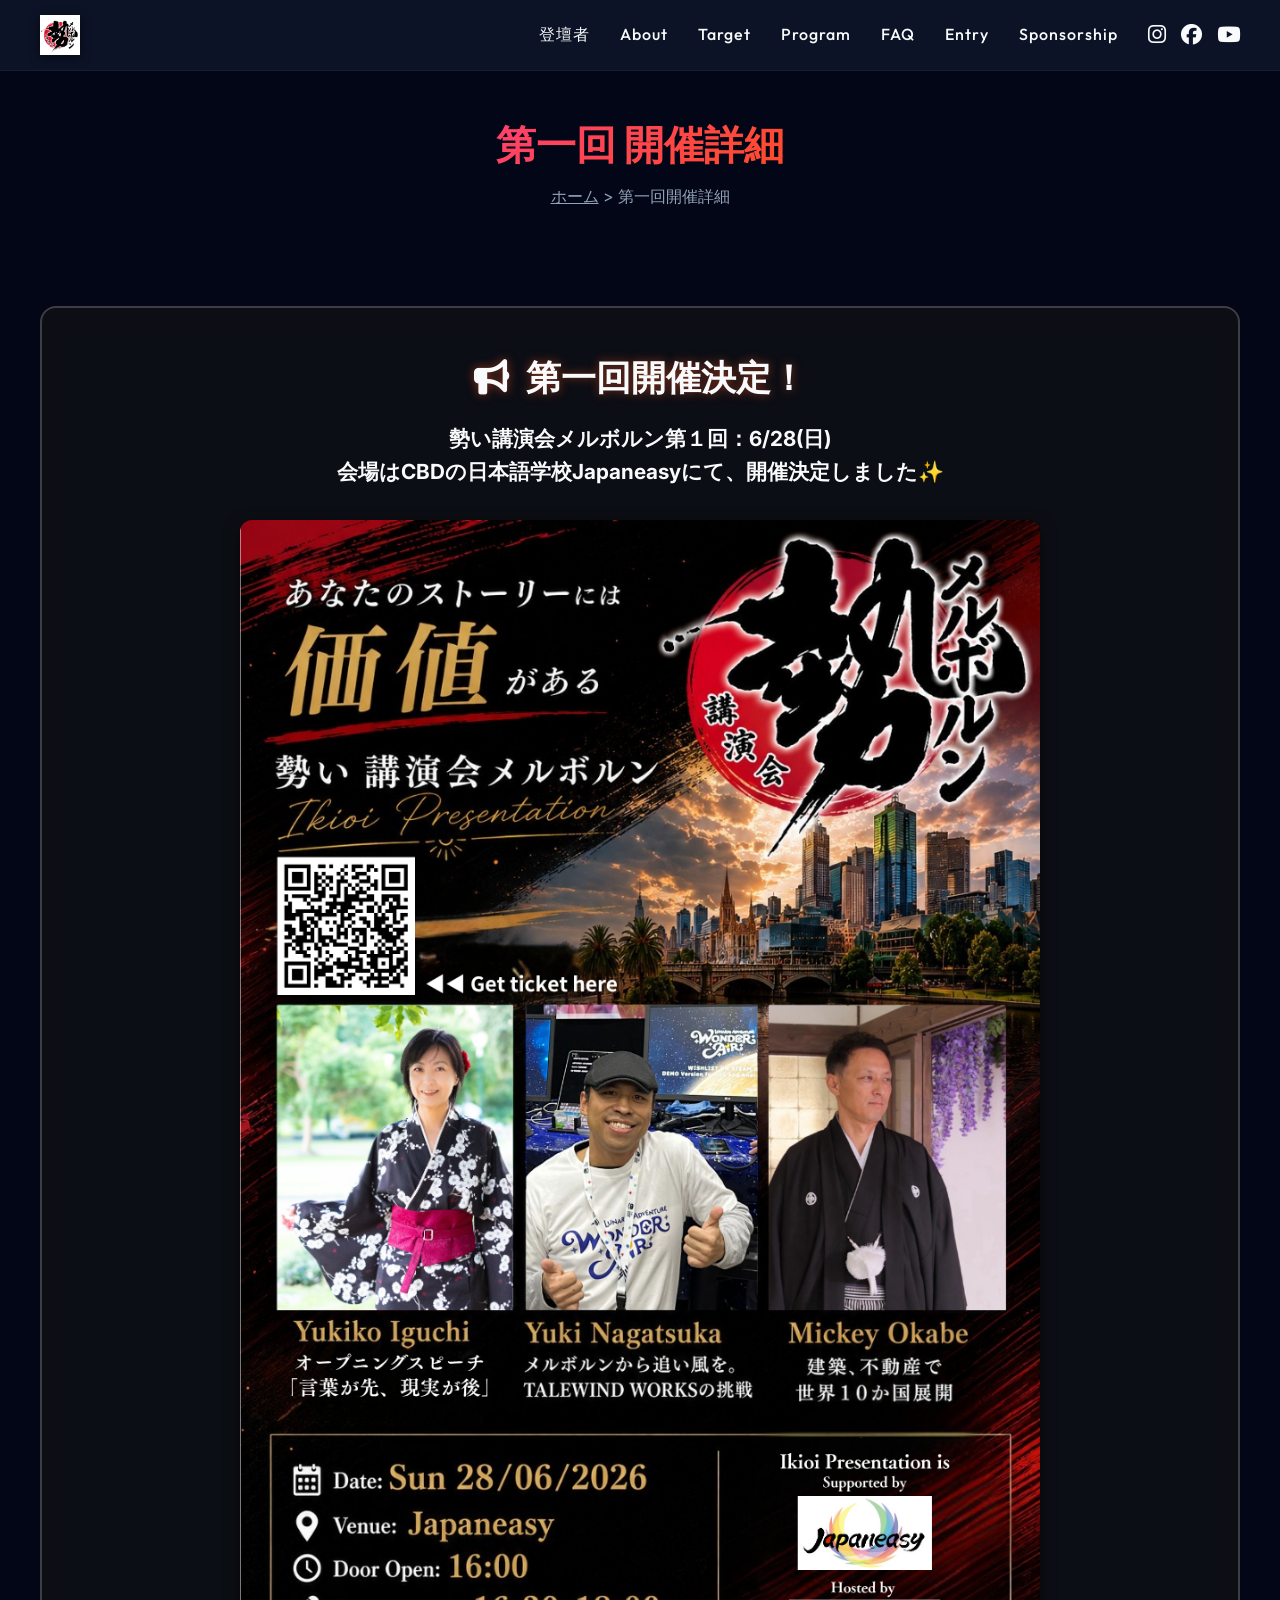
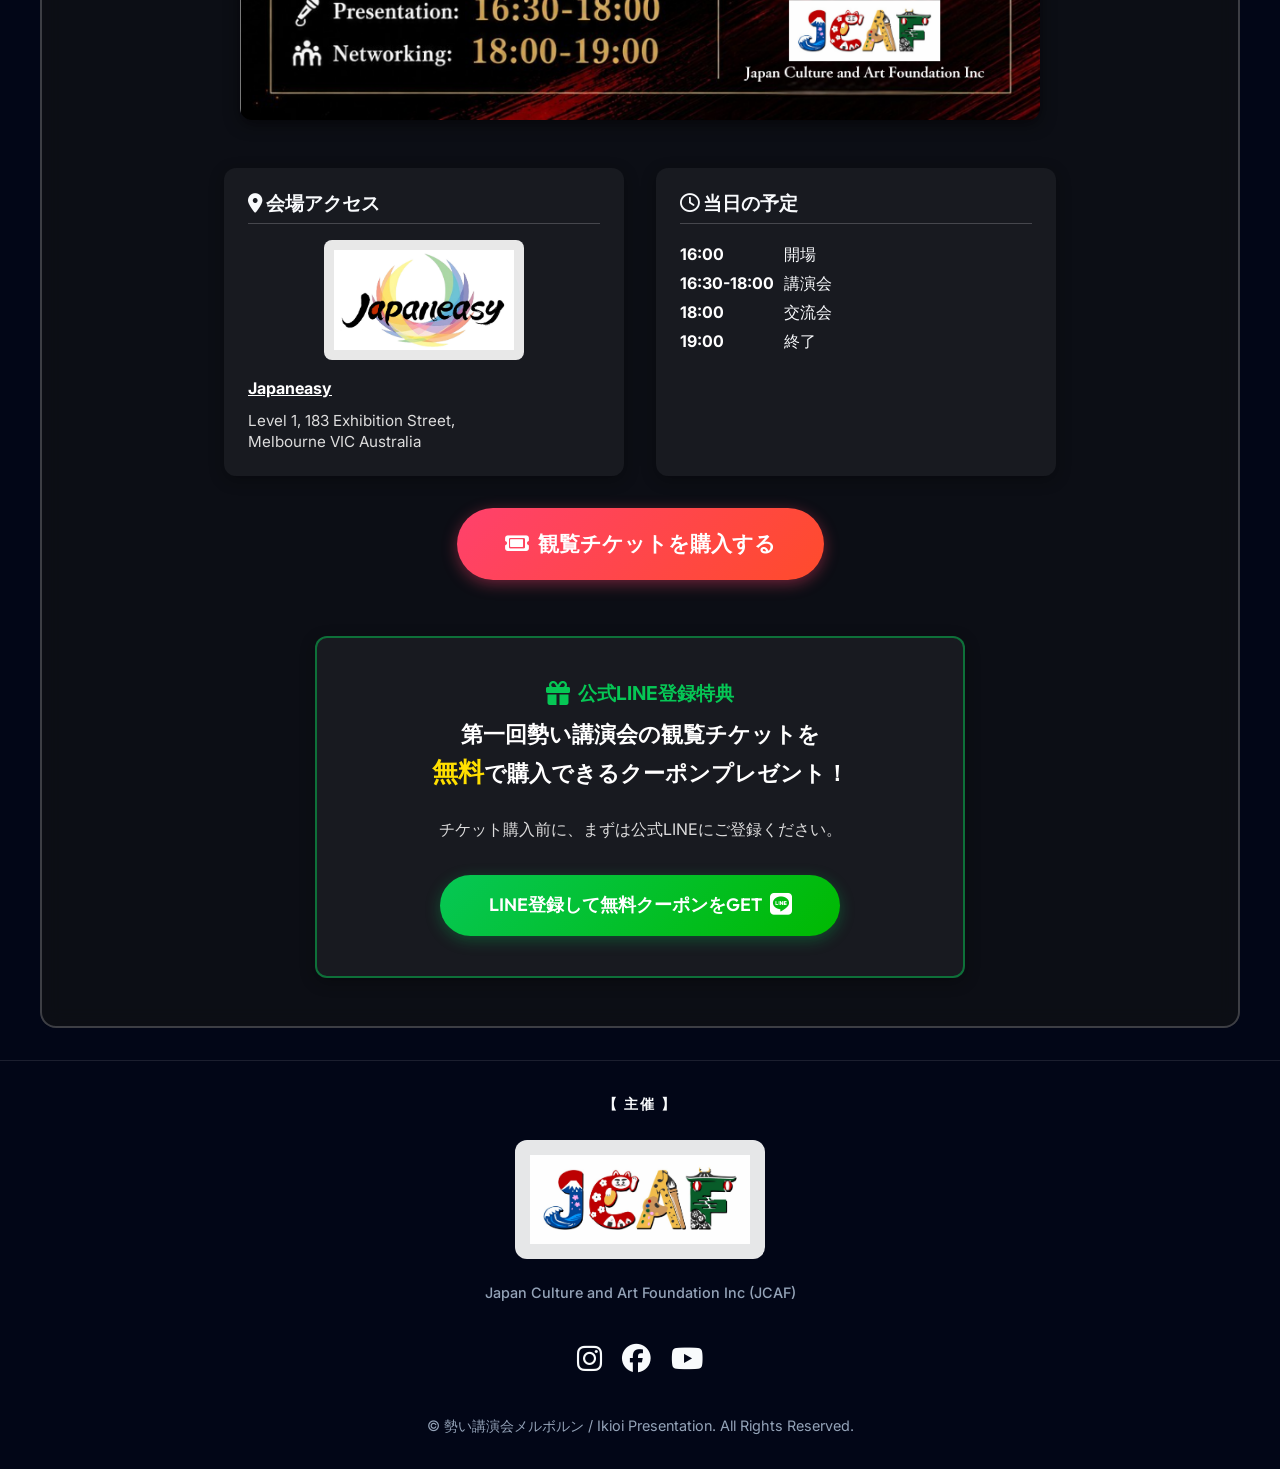
<file: event-vol1.html>
<!DOCTYPE html>
<html lang="ja">
<head>
    <script>
        // GitHub Pages から Vercel へのリダイレクト処理
        if (window.location.hostname === 'polyyuki.github.io') {
            var cleanPath = window.location.pathname.replace(/^\/IkioiMelbourne/, '').replace(/\.html$/, '');
            cleanPath = (cleanPath === '/index' || cleanPath === '') ? '/' : cleanPath;
            window.location.replace('https://ikioi-melbourne.vercel.app' + cleanPath + window.location.search);
        }
    </script>
    <meta charset="UTF-8">
    <meta name="viewport" content="width=device-width, initial-scale=1.0">
    <title>勢い講演会メルボルン / Ikioi Presentation</title>
    <meta name="description" content="メルボルンであなたの「やりたい」を「できる」に変える。挑戦と共創のための大人のShow and Tell「勢い講演会メルボルン」">
    
    <!-- Favicon & OGP -->
    <link rel="icon" href="logo_transparent.png" type="image/png">
    <link rel="apple-touch-icon" href="logo_transparent.png">
    <meta property="og:title" content="勢い講演会メルボルン / Ikioi Presentation">
    <meta property="og:description" content="メルボルンであなたの「やりたい」を「できる」に変える。挑戦と共創のためのポジティブな出会いの場">
    <meta property="og:image" content="https://polyyuki.github.io/IkioiMelbourne/logo.png">
    <meta property="og:type" content="website">
    <meta name="twitter:card" content="summary_large_image">
    
    <!-- Google Fonts -->
    <link rel="preconnect" href="https://fonts.googleapis.com">
    <link rel="preconnect" href="https://fonts.gstatic.com" crossorigin>
    <link href="https://fonts.googleapis.com/css2?family=Inter:wght@400;500;600&family=Outfit:wght@400;600;700;800&family=Yuji+Syuku&display=swap" rel="stylesheet">
    
    <!-- Font Awesome -->
    <link rel="stylesheet" href="https://cdnjs.cloudflare.com/ajax/libs/font-awesome/6.4.0/css/all.min.css">
    
    <!-- Custom CSS -->
    <link rel="stylesheet" href="style.css">
</head>
<body>

    <!-- HEADER -->
    <header class="site-header">
        <div class="header-container">
            <a href="index.html" class="header-logo">
                <img src="logo.png" alt="勢い講演会メルボルン">
            </a>
            <div class="header-right">
                <nav class="header-nav" id="headerNav">
                    <a href="speakers.html">登壇者</a>
                    <a href="index.html#about">About</a>
                    <a href="index.html#target">Target</a>
                    <a href="index.html#program">Program</a>
                    <a href="index.html#faq">FAQ</a>
                    <a href="index.html#cta">Entry</a>
                    <a href="sponsor.html">Sponsorship</a>
                </nav>
                <div class="social-links">
                    <a href="https://www.instagram.com/ikioi.melbourne/" target="_blank" rel="noopener noreferrer" title="Instagram"><i class="fa-brands fa-instagram"></i></a>
                    <a href="https://www.facebook.com/ikioi.melbourne/" target="_blank" rel="noopener noreferrer" title="Facebook"><i class="fa-brands fa-facebook"></i></a>
                    <a href="https://www.youtube.com/@Ikioi.Melbourne" target="_blank" rel="noopener noreferrer" title="YouTube"><i class="fa-brands fa-youtube"></i></a>
                </div>
                <button class="menu-toggle" id="menuToggle" aria-label="メニューを開閉する">
                    <span></span>
                    <span></span>
                    <span></span>
                </button>
            </div>
        </div>
    </header>

    <!-- PAGE HEADER -->
    <section class="page-header" style="padding-top: 120px; padding-bottom: 2rem; text-align: center; background: var(--bg-darker);">
        <div class="container">
            <h1 style="font-size: 2.5rem; font-family: var(--font-heading); margin-bottom: 1rem;"><span class="text-gradient">第一回 開催詳細</span></h1>
            <p style="color: var(--text-muted);"><a href="index.html" style="text-decoration: underline;">ホーム</a> > 第一回開催詳細</p>
        </div>
    </section>
    <!-- LAUNCH NEWS SECTION -->
    <section id="news" class="news" style="padding-top: 4rem; padding-bottom: 2rem;">
        <div class="container">
            <div class="glass-card reveal" style="border: 2px solid rgba(255, 255, 255, 0.2); background: rgba(20, 20, 20, 0.6); text-align: center; padding: 3rem 2rem;">
                <h2 style="font-size: 2.2rem; color: var(--color-primary); margin-bottom: 1.5rem; font-family: var(--font-heading); text-shadow: 0 0 10px rgba(255, 87, 34, 0.5);">
                    <i class="fa-solid fa-bullhorn" style="margin-right: 10px;"></i> 第一回開催決定！
                </h2>
                <p style="font-size: 1.3rem; font-weight: bold; margin-bottom: 2rem; line-height: 1.6;">
                    勢い講演会メルボルン第１回：6/28(日)<br>
                    会場はCBDの日本語学校Japaneasyにて、開催決定しました✨️
                </p>

                <div style="margin-bottom: 3rem;">
                    <img src="Ikioi001.png" alt="第一回勢い講演会チラシ" style="width: 100%; max-width: 800px; height: auto; border-radius: 12px; box-shadow: 0 4px 15px rgba(0,0,0,0.5); margin: 0 auto; display: block;">
                </div>
                
                <div style="display: flex; flex-wrap: wrap; justify-content: center; gap: 2rem; margin-bottom: 2rem;">
                    <div style="background: rgba(255, 255, 255, 0.05); border-radius: 12px; padding: 1.5rem; text-align: left; flex: 1; min-width: 250px; max-width: 400px; box-shadow: 0 4px 15px rgba(0,0,0,0.3);">
                        <h3 style="color: var(--color-secondary); font-size: 1.2rem; margin-bottom: 1rem; border-bottom: 1px solid rgba(255,255,255,0.2); padding-bottom: 0.5rem;">
                            <i class="fa-solid fa-location-dot"></i> 会場アクセス
                        </h3>
                        <img src="japaneasy_logo.jpg" alt="Japaneasy" style="width: 100%; max-width: 200px; height: auto; display: block; margin: 0 auto 1rem; background: rgba(255,255,255,0.9); padding: 10px; border-radius: 8px;">
                        <p style="margin-bottom: 0.5rem; font-weight: bold;"><a href="https://japaneasy.com.au/our-school/room-hire/" target="_blank" rel="noopener noreferrer" style="color: #fff; text-decoration: underline;">Japaneasy</a></p>
                        <p style="font-size: 0.95rem; color: #ddd; line-height: 1.4;">Level 1, 183 Exhibition Street,<br>Melbourne VIC Australia</p>
                    </div>
                    
                    <div style="background: rgba(255, 255, 255, 0.05); border-radius: 12px; padding: 1.5rem; text-align: left; flex: 1; min-width: 250px; max-width: 400px; box-shadow: 0 4px 15px rgba(0,0,0,0.3);">
                        <h3 style="color: var(--color-secondary); font-size: 1.2rem; margin-bottom: 1rem; border-bottom: 1px solid rgba(255,255,255,0.2); padding-bottom: 0.5rem;">
                            <i class="fa-regular fa-clock"></i> 当日の予定
                        </h3>
                        <ul style="list-style: none; padding: 0; margin: 0; line-height: 1.8;">
                            <li><span style="display: inline-block; width: 100px; font-weight: bold; color: #fff;">16:00</span> 開場</li>
                            <li><span style="display: inline-block; width: 100px; font-weight: bold; color: #fff;">16:30-18:00</span> 講演会</li>
                            <li><span style="display: inline-block; width: 100px; font-weight: bold; color: #fff;">18:00</span> 交流会</li>
                            <li><span style="display: inline-block; width: 100px; font-weight: bold; color: #fff;">19:00</span> 終了</li>
                        </ul>
                    </div>
                </div>

                <div style="margin-bottom: 3.5rem;">
                    <a href="https://www.trybooking.com/events/landing/1584638" target="_blank" rel="noopener noreferrer" class="btn-primary" style="font-size: 1.3rem; padding: 1.2rem 3rem;">
                        <i class="fa-solid fa-ticket" style="margin-right: 10px;"></i> 観覧チケットを購入する
                    </a>
                </div>

                <div style="background: rgba(255, 255, 255, 0.05); border: 2px solid rgba(6, 199, 85, 0.5); border-radius: 12px; padding: 2.5rem 2rem; max-width: 650px; margin: 0 auto; box-shadow: 0 4px 15px rgba(0,0,0,0.3);">
                    <p style="font-size: 1.2rem; margin-bottom: 0.5rem; color: #06C755; font-weight: bold; display: flex; align-items: center; justify-content: center;">
                        <i class="fa-solid fa-gift" style="margin-right: 8px; font-size: 1.5rem;"></i> 公式LINE登録特典
                    </p>
                    <p style="font-size: 1.4rem; margin-bottom: 1.5rem; font-weight: bold; color: #fff; line-height: 1.6;">
                        第一回勢い講演会の観覧チケットを<br>
                        <span style="color: #FFDF00; font-size: 1.6rem;">無料</span>で購入できるクーポンプレゼント！
                    </p>
                    <p style="font-size: 1rem; color: #ddd; margin-bottom: 2rem;">
                        チケット購入前に、まずは公式LINEにご登録ください。
                    </p>
                    <a href="https://lin.ee/NF2EFpvP" target="_blank" rel="noopener noreferrer" class="btn-line" style="display: inline-flex; align-items: center; justify-content: center; width: 100%; max-width: 400px;">
                        LINE登録して無料クーポンをGET <i class="fa-brands fa-line" style="margin-left: 8px; font-size: 1.2em;"></i>
                    </a>
                </div>
            </div>
        </div>
    </section>



    <!-- FOOTER -->
    <footer>
        <div class="container">
            <div class="organizer-info reveal" style="margin-bottom: 2rem;">
                <p style="margin-bottom: 1.5rem; color: var(--text-main); font-weight: 600; font-family: var(--font-heading); letter-spacing: 2px;">【 主催 】</p>
                <a href="https://www.jcafmel.com/" target="_blank" rel="noopener noreferrer" style="display: inline-block; transition: transform 0.3s ease;" onmouseover="this.style.transform='scale(1.05)'" onmouseout="this.style.transform='scale(1)'">
                    <img src="jcaf_logo.png" alt="JCAF Logo" style="max-width: 250px; width: 100%; margin: 0 auto 1rem; display: block; background: rgba(255,255,255,0.9); padding: 15px; border-radius: 12px;">
                </a>
                <p style="font-weight: 500;">Japan Culture and Art Foundation Inc (JCAF)</p>
            </div>
            
            <div class="footer-social reveal" style="margin-bottom: 2rem;">
                <div class="social-links footer-social-links">
                    <a href="https://www.instagram.com/ikioi.melbourne/" target="_blank" rel="noopener noreferrer" title="Instagram"><i class="fa-brands fa-instagram"></i></a>
                    <a href="https://www.facebook.com/ikioi.melbourne/" target="_blank" rel="noopener noreferrer" title="Facebook"><i class="fa-brands fa-facebook"></i></a>
                    <a href="https://www.youtube.com/@Ikioi.Melbourne" target="_blank" rel="noopener noreferrer" title="YouTube"><i class="fa-brands fa-youtube"></i></a>
                </div>
            </div>

            <p>&copy; 勢い講演会メルボルン / Ikioi Presentation. All Rights Reserved.</p>
        </div>
    </footer>

    <!-- Custom JS -->
    <script src="script.js"></script>
</body>
</html>
</file>
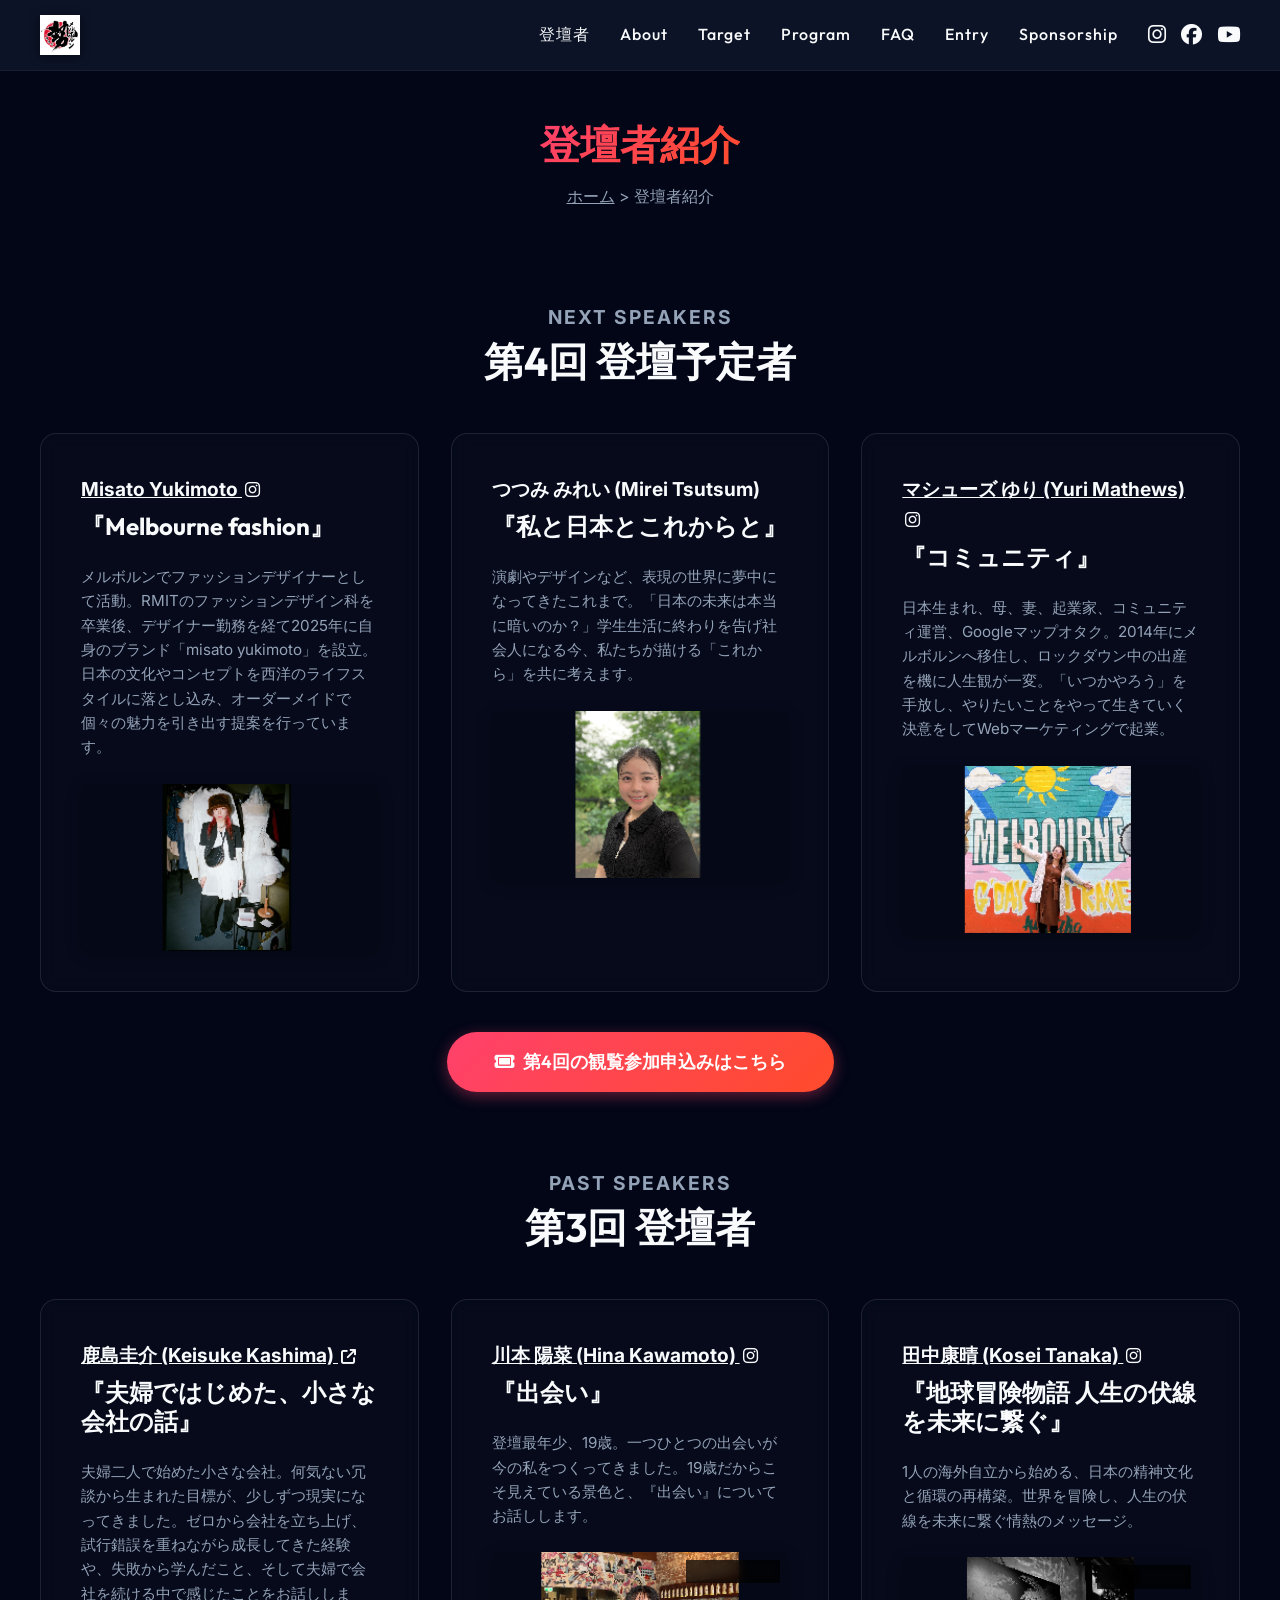
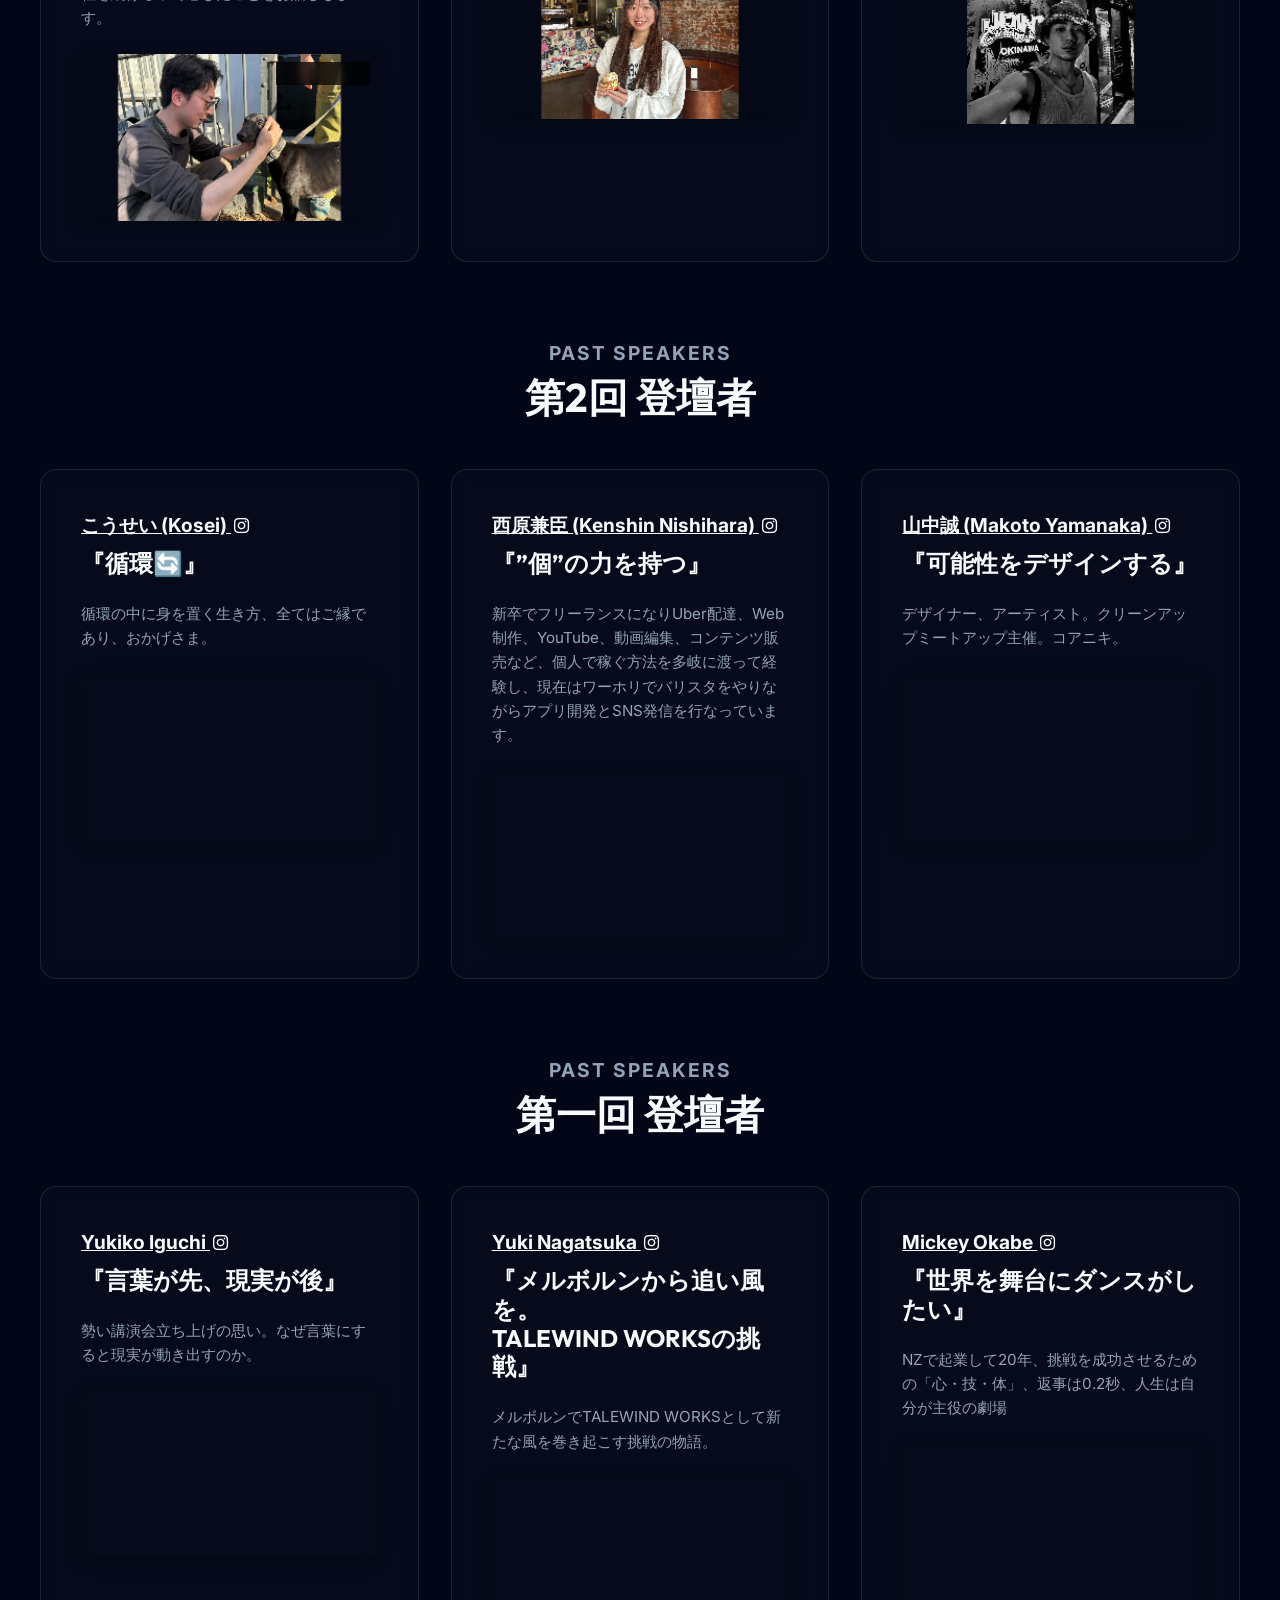
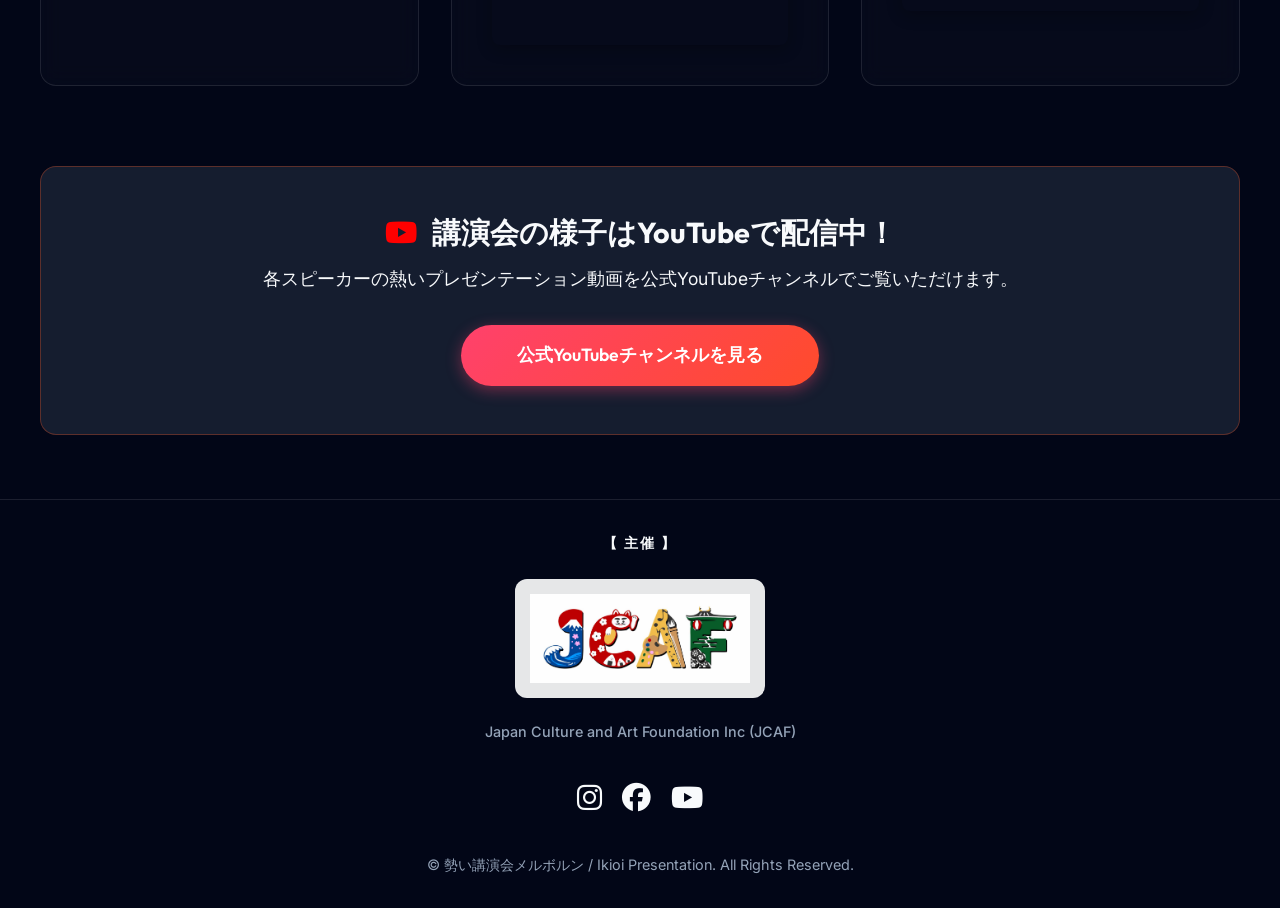
<file: speakers.html>
<!DOCTYPE html>
<html lang="ja">
<head>
    <script>
        // GitHub Pages から Vercel へのリダイレクト処理
        if (window.location.hostname === 'polyyuki.github.io') {
            var cleanPath = window.location.pathname.replace(/^\/IkioiMelbourne/, '').replace(/\.html$/, '');
            cleanPath = (cleanPath === '/index' || cleanPath === '') ? '/' : cleanPath;
            window.location.replace('https://ikioi-melbourne.vercel.app' + cleanPath + window.location.search);
        }
    </script>
    <meta charset="UTF-8">
    <meta name="viewport" content="width=device-width, initial-scale=1.0">
    <title>登壇者紹介 | 勢い講演会メルボルン</title>
    <meta name="description" content="これまでに「勢い講演会メルボルン」に登壇した情熱あふれるスピーカーたちの紹介です。">
    
    <!-- Favicon & OGP -->
    <link rel="icon" href="logo_transparent.png" type="image/png">
    <link rel="apple-touch-icon" href="logo_transparent.png">
    <meta property="og:title" content="登壇者紹介 | 勢い講演会メルボルン">
    <meta property="og:description" content="これまでに「勢い講演会メルボルン」に登壇した情熱あふれるスピーカーたちの紹介です。">
    <meta property="og:image" content="https://polyyuki.github.io/IkioiMelbourne/logo.png">
    <meta property="og:type" content="website">
    <meta name="twitter:card" content="summary_large_image">
    
    <!-- Google Fonts -->
    <link rel="preconnect" href="https://fonts.googleapis.com">
    <link rel="preconnect" href="https://fonts.gstatic.com" crossorigin>
    <link href="https://fonts.googleapis.com/css2?family=Inter:wght@400;500;600&family=Outfit:wght@400;600;700;800&family=Yuji+Syuku&display=swap" rel="stylesheet">
    
    <!-- Font Awesome -->
    <link rel="stylesheet" href="https://cdnjs.cloudflare.com/ajax/libs/font-awesome/6.4.0/css/all.min.css">
    
    <!-- Custom CSS -->
    <link rel="stylesheet" href="style.css">
</head>
<body>

    <!-- HEADER -->
    <header class="site-header">
        <div class="header-container">
            <a href="index.html" class="header-logo">
                <img src="logo.png" alt="勢い講演会メルボルン">
            </a>
            <div class="header-right">
                <nav class="header-nav" id="headerNav">
                    <a href="speakers.html" class="active">登壇者</a>
                    <a href="index.html#about">About</a>
                    <a href="index.html#target">Target</a>
                    <a href="index.html#program">Program</a>
                    <a href="index.html#faq">FAQ</a>
                    <a href="index.html#cta">Entry</a>
                    <a href="sponsor.html">Sponsorship</a>
                </nav>
                <div class="social-links">
                    <a href="https://www.instagram.com/ikioi.melbourne/" target="_blank" rel="noopener noreferrer" title="Instagram"><i class="fa-brands fa-instagram"></i></a>
                    <a href="https://www.facebook.com/ikioi.melbourne/" target="_blank" rel="noopener noreferrer" title="Facebook"><i class="fa-brands fa-facebook"></i></a>
                    <a href="https://www.youtube.com/@Ikioi.Melbourne" target="_blank" rel="noopener noreferrer" title="YouTube"><i class="fa-brands fa-youtube"></i></a>
                </div>
                <button class="menu-toggle" id="menuToggle" aria-label="メニューを開閉する">
                    <span></span>
                    <span></span>
                    <span></span>
                </button>
            </div>
        </div>
    </header>

    <!-- PAGE HEADER -->
    <section class="page-header" style="padding-top: 120px; padding-bottom: 2rem; text-align: center; background: var(--bg-darker);">
        <div class="container">
            <h1 style="font-size: 2.5rem; font-family: var(--font-heading); margin-bottom: 1rem;"><span class="text-gradient">登壇者紹介</span></h1>
            <p style="color: var(--text-muted);"><a href="index.html" style="text-decoration: underline;">ホーム</a> > 登壇者紹介</p>
        </div>
    </section>

    <!-- SPEAKERS SECTION -->
    <section class="speakers-section" style="padding: 4rem 0;">
        <div class="container">
            
            <!-- Vol 4 Speakers (Next Event) -->
            <div style="margin-bottom: 5rem;">
                <h2 class="section-title reveal" style="margin-bottom: 3rem;">
                    <span>Next Speakers</span>
                    第4回 登壇予定者
                </h2>
                <div style="display: grid; grid-template-columns: repeat(auto-fit, minmax(300px, 1fr)); gap: 2rem;">
                    
                    <!-- Speaker 1 -->
                    <div class="glass-card reveal" style="padding: 2.5rem; border: 1px solid rgba(255,255,255,0.1); background: rgba(255,255,255,0.02); display: flex; flex-direction: column; justify-content: space-between;">
                        <div>
                            <div style="font-size: 1.2rem; color: var(--color-primary); font-weight: bold; margin-bottom: 0.5rem;">
                                <a href="https://www.instagram.com/misatoyukimoto_official" target="_blank" rel="noopener noreferrer" style="text-decoration: underline;">Misato Yukimoto <i class="fa-brands fa-instagram" style="font-size: 0.9em; margin-left: 3px;"></i></a>
                            </div>
                            <h3 style="font-size: 1.5rem; margin-bottom: 1.5rem; font-family: var(--font-heading);">『Melbourne fashion』</h3>
                            <p style="color: var(--text-muted); line-height: 1.6; font-size: 0.95rem; margin-bottom: 1.5rem;">
                                メルボルンでファッションデザイナーとして活動。RMITのファッションデザイン科を卒業後、デザイナー勤務を経て2025年に自身のブランド「misato yukimoto」を設立。日本の文化やコンセプトを西洋のライフスタイルに落とし込み、オーダーメイドで個々の魅力を引き出す提案を行っています。
                            </p>
                            <div style="position: relative; width: 100%; padding-top: 56.25%; border-radius: 8px; overflow: hidden; box-shadow: 0 4px 15px rgba(0,0,0,0.3); background: rgba(0,0,0,0.2);">
                                <img src="yukimoto.png" alt="Misato Yukimoto" style="position: absolute; top: 0; left: 0; width: 100%; height: 100%; object-fit: cover;">
                            </div>
                        </div>
                    </div>

                    <!-- Speaker 2 -->
                    <div class="glass-card reveal" style="padding: 2.5rem; border: 1px solid rgba(255,255,255,0.1); background: rgba(255,255,255,0.02); display: flex; flex-direction: column; justify-content: space-between;">
                        <div>
                            <div style="font-size: 1.2rem; color: var(--color-primary); font-weight: bold; margin-bottom: 0.5rem;">
                                つつみ みれい (Mirei Tsutsum)
                            </div>
                            <h3 style="font-size: 1.5rem; margin-bottom: 1.5rem; font-family: var(--font-heading);">『私と日本とこれからと』</h3>
                            <p style="color: var(--text-muted); line-height: 1.6; font-size: 0.95rem; margin-bottom: 1.5rem;">
                                演劇やデザインなど、表現の世界に夢中になってきたこれまで。「日本の未来は本当に暗いのか？」学生生活に終わりを告げ社会人になる今、私たちが描ける「これから」を共に考えます。
                            </p>
                            <div style="position: relative; width: 100%; padding-top: 56.25%; border-radius: 8px; overflow: hidden; box-shadow: 0 4px 15px rgba(0,0,0,0.3); background: rgba(0,0,0,0.2);">
                                <img src="tsutsumi.png" alt="つつみ みれい" style="position: absolute; top: 0; left: 0; width: 100%; height: 100%; object-fit: cover;">
                            </div>
                        </div>
                    </div>

                    <!-- Speaker 3 -->
                    <div class="glass-card reveal" style="padding: 2.5rem; border: 1px solid rgba(255,255,255,0.1); background: rgba(255,255,255,0.02); display: flex; flex-direction: column; justify-content: space-between;">
                        <div>
                            <div style="font-size: 1.2rem; color: var(--color-primary); font-weight: bold; margin-bottom: 0.5rem;">
                                <a href="https://www.instagram.com/melbourne_guide_/" target="_blank" rel="noopener noreferrer" style="text-decoration: underline;">マシューズ ゆり (Yuri Mathews) <i class="fa-brands fa-instagram" style="font-size: 0.9em; margin-left: 3px;"></i></a>
                            </div>
                            <h3 style="font-size: 1.5rem; margin-bottom: 1.5rem; font-family: var(--font-heading);">『コミュニティ』</h3>
                            <p style="color: var(--text-muted); line-height: 1.6; font-size: 0.95rem; margin-bottom: 1.5rem;">
                                日本生まれ、母、妻、起業家、コミュニティ運営、Googleマップオタク。2014年にメルボルンへ移住し、ロックダウン中の出産を機に人生観が一変。「いつかやろう」を手放し、やりたいことをやって生きていく決意をしてWebマーケティングで起業。
                            </p>
                            <div style="position: relative; width: 100%; padding-top: 56.25%; border-radius: 8px; overflow: hidden; box-shadow: 0 4px 15px rgba(0,0,0,0.3); background: rgba(0,0,0,0.2);">
                                <img src="mathews.png" alt="マシューズ ゆり" style="position: absolute; top: 0; left: 0; width: 100%; height: 100%; object-fit: cover;">
                            </div>
                        </div>
                    </div>
                    
                </div>
                
                <div class="reveal" style="margin-top: 2.5rem; text-align: center;">
                    <a href="https://www.trybooking.com/DQWKX" target="_blank" rel="noopener noreferrer" class="btn-primary" style="padding: 1rem 3rem; font-size: 1.1rem; display: inline-flex; align-items: center; gap: 0.5rem;">
                        <i class="fa-solid fa-ticket"></i> 第4回の観覧参加申込みはこちら
                    </a>
                </div>
            </div>

            <!-- Vol 3 Speakers (Past Event) -->
            <div style="margin-bottom: 5rem;">
                <h2 class="section-title reveal" style="margin-bottom: 3rem;">
                    <span>Past Speakers</span>
                    第3回 登壇者
                </h2>
                <div style="display: grid; grid-template-columns: repeat(auto-fit, minmax(300px, 1fr)); gap: 2rem;">
                    
                    <!-- Speaker 1 -->
                    <div class="glass-card reveal" style="padding: 2.5rem; border: 1px solid rgba(255,255,255,0.1); background: rgba(255,255,255,0.02); display: flex; flex-direction: column; justify-content: space-between;">
                        <div>
                            <div style="font-size: 1.2rem; color: var(--color-secondary); font-weight: bold; margin-bottom: 0.5rem;">
                                <a href="https://chapstablook.jp/en/" target="_blank" rel="noopener noreferrer" style="text-decoration: underline;">鹿島圭介 (Keisuke Kashima) <i class="fa-solid fa-arrow-up-right-from-square" style="font-size: 0.8em; margin-left: 3px;"></i></a>
                            </div>
                            <h3 style="font-size: 1.5rem; margin-bottom: 1.5rem; font-family: var(--font-heading);">『夫婦ではじめた、小さな会社の話』</h3>
                            <p style="color: var(--text-muted); line-height: 1.6; font-size: 0.95rem; margin-bottom: 1.5rem;">
                                夫婦二人で始めた小さな会社。何気ない冗談から生まれた目標が、少しずつ現実になってきました。ゼロから会社を立ち上げ、試行錯誤を重ねながら成長してきた経験や、失敗から学んだこと、そして夫婦で会社を続ける中で感じたことをお話しします。
                            </p>
                            <div style="position: relative; width: 100%; padding-top: 56.25%; border-radius: 8px; overflow: hidden; box-shadow: 0 4px 15px rgba(0,0,0,0.3); background: rgba(0,0,0,0.2);">
                                <img src="kashima.png" alt="鹿島圭介" style="position: absolute; top: 0; left: 0; width: 100%; height: 100%; object-fit: cover;">
                                <div style="position: absolute; top: 8px; right: 8px; background: rgba(0,0,0,0.7); color: #fff; font-size: 0.75rem; padding: 2px 8px; border-radius: 4px; backdrop-filter: blur(4px);"><i class="fa-brands fa-youtube" style="color: #ff0000; margin-right: 4px;"></i>動画準備中</div>
                            </div>
                        </div>
                    </div>

                    <!-- Speaker 2 -->
                    <div class="glass-card reveal" style="padding: 2.5rem; border: 1px solid rgba(255,255,255,0.1); background: rgba(255,255,255,0.02); display: flex; flex-direction: column; justify-content: space-between;">
                        <div>
                            <div style="font-size: 1.2rem; color: var(--color-secondary); font-weight: bold; margin-bottom: 0.5rem;">
                                <a href="https://www.instagram.com/hinaaa2525" target="_blank" rel="noopener noreferrer" style="text-decoration: underline;">川本 陽菜 (Hina Kawamoto) <i class="fa-brands fa-instagram" style="font-size: 0.9em; margin-left: 3px;"></i></a>
                            </div>
                            <h3 style="font-size: 1.5rem; margin-bottom: 1.5rem; font-family: var(--font-heading);">『出会い』</h3>
                            <p style="color: var(--text-muted); line-height: 1.6; font-size: 0.95rem; margin-bottom: 1.5rem;">
                                登壇最年少、19歳。一つひとつの出会いが今の私をつくってきました。19歳だからこそ見えている景色と、『出会い』についてお話しします。
                            </p>
                            <div style="position: relative; width: 100%; padding-top: 56.25%; border-radius: 8px; overflow: hidden; box-shadow: 0 4px 15px rgba(0,0,0,0.3); background: rgba(0,0,0,0.2);">
                                <img src="kawamoto.png" alt="川本 陽菜" style="position: absolute; top: 0; left: 0; width: 100%; height: 100%; object-fit: cover;">
                                <div style="position: absolute; top: 8px; right: 8px; background: rgba(0,0,0,0.7); color: #fff; font-size: 0.75rem; padding: 2px 8px; border-radius: 4px; backdrop-filter: blur(4px);"><i class="fa-brands fa-youtube" style="color: #ff0000; margin-right: 4px;"></i>動画準備中</div>
                            </div>
                        </div>
                    </div>

                    <!-- Speaker 3 -->
                    <div class="glass-card reveal" style="padding: 2.5rem; border: 1px solid rgba(255,255,255,0.1); background: rgba(255,255,255,0.02); display: flex; flex-direction: column; justify-content: space-between;">
                        <div>
                            <div style="font-size: 1.2rem; color: var(--color-secondary); font-weight: bold; margin-bottom: 0.5rem;">
                                <a href="https://www.instagram.com/369.ozone" target="_blank" rel="noopener noreferrer" style="text-decoration: underline;">田中康晴 (Kosei Tanaka) <i class="fa-brands fa-instagram" style="font-size: 0.9em; margin-left: 3px;"></i></a>
                            </div>
                            <h3 style="font-size: 1.5rem; margin-bottom: 1.5rem; font-family: var(--font-heading);">『地球冒険物語 人生の伏線を未来に繋ぐ』</h3>
                            <p style="color: var(--text-muted); line-height: 1.6; font-size: 0.95rem; margin-bottom: 1.5rem;">
                                1人の海外自立から始める、日本の精神文化と循環の再構築。世界を冒険し、人生の伏線を未来に繋ぐ情熱のメッセージ。
                            </p>
                            <div style="position: relative; width: 100%; padding-top: 56.25%; border-radius: 8px; overflow: hidden; box-shadow: 0 4px 15px rgba(0,0,0,0.3); background: rgba(0,0,0,0.2);">
                                <img src="tanaka.png" alt="田中康晴" style="position: absolute; top: 0; left: 0; width: 100%; height: 100%; object-fit: cover;">
                                <div style="position: absolute; top: 8px; right: 8px; background: rgba(0,0,0,0.7); color: #fff; font-size: 0.75rem; padding: 2px 8px; border-radius: 4px; backdrop-filter: blur(4px);"><i class="fa-brands fa-youtube" style="color: #ff0000; margin-right: 4px;"></i>動画準備中</div>
                            </div>
                        </div>
                    </div>
                    
                </div>
            </div>

            <!-- Vol 2 Speakers (Past Event) -->
            <div style="margin-bottom: 5rem;">
                <h2 class="section-title reveal" style="margin-bottom: 3rem;">
                    <span>Past Speakers</span>
                    第2回 登壇者
                </h2>
                <div style="display: grid; grid-template-columns: repeat(auto-fit, minmax(300px, 1fr)); gap: 2rem;">
                    
                    <!-- Speaker 1 -->
                    <div class="glass-card reveal" style="padding: 2.5rem; border: 1px solid rgba(255,255,255,0.1); background: rgba(255,255,255,0.02); display: flex; flex-direction: column; justify-content: space-between;">
                        <div>
                            <div style="font-size: 1.2rem; color: var(--color-secondary); font-weight: bold; margin-bottom: 0.5rem;">
                                <a href="https://www.instagram.com/369.ozone" target="_blank" rel="noopener noreferrer" style="text-decoration: underline;">こうせい (Kosei) <i class="fa-brands fa-instagram" style="font-size: 0.9em; margin-left: 3px;"></i></a>
                            </div>
                            <h3 style="font-size: 1.5rem; margin-bottom: 1.5rem; font-family: var(--font-heading);">『循環🔄』</h3>
                            <p style="color: var(--text-muted); line-height: 1.6; font-size: 0.95rem; margin-bottom: 1.5rem;">
                                循環の中に身を置く生き方、全てはご縁であり、おかげさま。
                            </p>
                            <div style="position: relative; width: 100%; padding-top: 56.25%; border-radius: 8px; overflow: hidden; box-shadow: 0 4px 15px rgba(0,0,0,0.3);">
                                <iframe src="https://www.youtube.com/embed/1Kye732KthI" title="『循環🔄』Kosei" style="position: absolute; top: 0; left: 0; width: 100%; height: 100%; border: 0;" allow="accelerometer; autoplay; clipboard-write; encrypted-media; gyroscope; picture-in-picture" allowfullscreen></iframe>
                            </div>
                        </div>
                    </div>

                    <!-- Speaker 2 -->
                    <div class="glass-card reveal" style="padding: 2.5rem; border: 1px solid rgba(255,255,255,0.1); background: rgba(255,255,255,0.02); display: flex; flex-direction: column; justify-content: space-between;">
                        <div>
                            <div style="font-size: 1.2rem; color: var(--color-secondary); font-weight: bold; margin-bottom: 0.5rem;">
                                <a href="https://www.instagram.com/kenshin.photo" target="_blank" rel="noopener noreferrer" style="text-decoration: underline;">西原兼臣 (Kenshin Nishihara) <i class="fa-brands fa-instagram" style="font-size: 0.9em; margin-left: 3px;"></i></a>
                            </div>
                            <h3 style="font-size: 1.5rem; margin-bottom: 1.5rem; font-family: var(--font-heading);">『”個”の力を持つ』</h3>
                            <p style="color: var(--text-muted); line-height: 1.6; font-size: 0.95rem; margin-bottom: 1.5rem;">
                                新卒でフリーランスになりUber配達、Web制作、YouTube、動画編集、コンテンツ販売など、個人で稼ぐ方法を多岐に渡って経験し、現在はワーホリでバリスタをやりながらアプリ開発とSNS発信を行なっています。
                            </p>
                            <div style="position: relative; width: 100%; padding-top: 56.25%; border-radius: 8px; overflow: hidden; box-shadow: 0 4px 15px rgba(0,0,0,0.3);">
                                <iframe src="https://www.youtube.com/embed/HThj8v-sMbM" title="”個”の力を持つ Kenshin Nishihara" style="position: absolute; top: 0; left: 0; width: 100%; height: 100%; border: 0;" allow="accelerometer; autoplay; clipboard-write; encrypted-media; gyroscope; picture-in-picture" allowfullscreen></iframe>
                            </div>
                        </div>
                    </div>

                    <!-- Speaker 3 -->
                    <div class="glass-card reveal" style="padding: 2.5rem; border: 1px solid rgba(255,255,255,0.1); background: rgba(255,255,255,0.02); display: flex; flex-direction: column; justify-content: space-between;">
                        <div>
                            <div style="font-size: 1.2rem; color: var(--color-secondary); font-weight: bold; margin-bottom: 0.5rem;">
                                <a href="https://www.instagram.com/mackoto_art/" target="_blank" rel="noopener noreferrer" style="text-decoration: underline;">山中誠 (Makoto Yamanaka) <i class="fa-brands fa-instagram" style="font-size: 0.9em; margin-left: 3px;"></i></a>
                            </div>
                            <h3 style="font-size: 1.5rem; margin-bottom: 1.5rem; font-family: var(--font-heading);">『可能性をデザインする』</h3>
                            <p style="color: var(--text-muted); line-height: 1.6; font-size: 0.95rem; margin-bottom: 1.5rem;">
                                デザイナー、アーティスト。クリーンアップミートアップ主催。コアニキ。
                            </p>
                            <div style="position: relative; width: 100%; padding-top: 56.25%; border-radius: 8px; overflow: hidden; box-shadow: 0 4px 15px rgba(0,0,0,0.3);">
                                <iframe src="https://www.youtube.com/embed/jObaxgAhZss" title="可能性をデザインする Makoto Yamanaka" style="position: absolute; top: 0; left: 0; width: 100%; height: 100%; border: 0;" allow="accelerometer; autoplay; clipboard-write; encrypted-media; gyroscope; picture-in-picture" allowfullscreen></iframe>
                            </div>
                        </div>
                    </div>
                    
                </div>
            </div>

            <!-- Vol 1 Speakers (Past Event) -->
            <div>
                <h2 class="section-title reveal" style="margin-bottom: 3rem;">
                    <span>Past Speakers</span>
                    第一回 登壇者
                </h2>
                <div style="display: grid; grid-template-columns: repeat(auto-fit, minmax(300px, 1fr)); gap: 2rem;">
                    
                    <!-- Speaker 1 -->
                    <div class="glass-card reveal" style="padding: 2.5rem; border: 1px solid rgba(255,255,255,0.1); background: rgba(255,255,255,0.02); display: flex; flex-direction: column; justify-content: space-between;">
                        <div>
                            <div style="font-size: 1.2rem; color: var(--color-secondary); font-weight: bold; margin-bottom: 0.5rem;">
                                <a href="https://www.instagram.com/yukikoiguchi_melb/" target="_blank" rel="noopener noreferrer" style="text-decoration: underline;">Yukiko Iguchi <i class="fa-brands fa-instagram" style="font-size: 0.9em; margin-left: 3px;"></i></a>
                            </div>
                            <h3 style="font-size: 1.5rem; margin-bottom: 1.5rem; font-family: var(--font-heading);">『言葉が先、現実が後』</h3>
                            <p style="color: var(--text-muted); line-height: 1.6; font-size: 0.95rem; margin-bottom: 1.5rem;">
                                勢い講演会立ち上げの思い。なぜ言葉にすると現実が動き出すのか。
                            </p>
                            <div style="position: relative; width: 100%; padding-top: 56.25%; border-radius: 8px; overflow: hidden; box-shadow: 0 4px 15px rgba(0,0,0,0.3);">
                                <iframe src="https://www.youtube.com/embed/4LyjYZhc9rk" style="position: absolute; top: 0; left: 0; width: 100%; height: 100%; border: 0;" allow="accelerometer; autoplay; clipboard-write; encrypted-media; gyroscope; picture-in-picture" allowfullscreen></iframe>
                            </div>
                        </div>
                    </div>

                    <!-- Speaker 2 -->
                    <div class="glass-card reveal" style="padding: 2.5rem; border: 1px solid rgba(255,255,255,0.1); background: rgba(255,255,255,0.02); display: flex; flex-direction: column; justify-content: space-between;">
                        <div>
                            <div style="font-size: 1.2rem; color: var(--color-secondary); font-weight: bold; margin-bottom: 0.5rem;">
                                <a href="https://www.instagram.com/yk_ngtk/" target="_blank" rel="noopener noreferrer" style="text-decoration: underline;">Yuki Nagatsuka <i class="fa-brands fa-instagram" style="font-size: 0.9em; margin-left: 3px;"></i></a>
                            </div>
                            <h3 style="font-size: 1.5rem; margin-bottom: 1.5rem; font-family: var(--font-heading);">『メルボルンから追い風を。<br>TALEWIND WORKSの挑戦』</h3>
                            <p style="color: var(--text-muted); line-height: 1.6; font-size: 0.95rem; margin-bottom: 1.5rem;">
                                メルボルンでTALEWIND WORKSとして新たな風を巻き起こす挑戦の物語。
                            </p>
                            <div style="position: relative; width: 100%; padding-top: 56.25%; border-radius: 8px; overflow: hidden; box-shadow: 0 4px 15px rgba(0,0,0,0.3);">
                                <iframe src="https://www.youtube.com/embed/LrIOz8zG7jA" style="position: absolute; top: 0; left: 0; width: 100%; height: 100%; border: 0;" allow="accelerometer; autoplay; clipboard-write; encrypted-media; gyroscope; picture-in-picture" allowfullscreen></iframe>
                            </div>
                        </div>
                    </div>

                    <!-- Speaker 3 -->
                    <div class="glass-card reveal" style="padding: 2.5rem; border: 1px solid rgba(255,255,255,0.1); background: rgba(255,255,255,0.02); display: flex; flex-direction: column; justify-content: space-between;">
                        <div>
                            <div style="font-size: 1.2rem; color: var(--color-secondary); font-weight: bold; margin-bottom: 0.5rem;">
                                <a href="https://www.instagram.com/mickeyokabe/" target="_blank" rel="noopener noreferrer" style="text-decoration: underline;">Mickey Okabe <i class="fa-brands fa-instagram" style="font-size: 0.9em; margin-left: 3px;"></i></a>
                            </div>
                            <h3 style="font-size: 1.5rem; margin-bottom: 1.5rem; font-family: var(--font-heading);">『世界を舞台にダンスがしたい』</h3>
                            <p style="color: var(--text-muted); line-height: 1.6; font-size: 0.95rem; margin-bottom: 1.5rem;">
                                NZで起業して20年、挑戦を成功させるための「心・技・体」、返事は0.2秒、人生は自分が主役の劇場
                            </p>
                            <div style="position: relative; width: 100%; padding-top: 56.25%; border-radius: 8px; overflow: hidden; box-shadow: 0 4px 15px rgba(0,0,0,0.3);">
                                <iframe src="https://www.youtube.com/embed/9bk8yueffrY" style="position: absolute; top: 0; left: 0; width: 100%; height: 100%; border: 0;" allow="accelerometer; autoplay; clipboard-write; encrypted-media; gyroscope; picture-in-picture" allowfullscreen></iframe>
                            </div>
                        </div>
                    </div>
                    
                </div>
            </div>

            <!-- YouTube CTA -->
            <div class="glass-card reveal" style="margin-top: 5rem; text-align: center; padding: 3rem 2rem; border: 1px solid rgba(255, 87, 34, 0.3);">
                <h3 style="font-size: 1.8rem; margin-bottom: 1rem; font-family: var(--font-heading); color: var(--color-primary);">
                    <i class="fa-brands fa-youtube" style="margin-right: 10px; color: #ff0000;"></i> 講演会の様子はYouTubeで配信中！
                </h3>
                <p style="color: var(--text-main); margin-bottom: 2rem; font-size: 1.1rem;">
                    各スピーカーの熱いプレゼンテーション動画を公式YouTubeチャンネルでご覧いただけます。
                </p>
                <a href="https://www.youtube.com/@Ikioi.Melbourne" target="_blank" rel="noopener noreferrer" class="btn-primary" style="padding: 1rem 3.5rem; font-size: 1.1rem;">
                    公式YouTubeチャンネルを見る
                </a>
            </div>

        </div>
    </section>

    <!-- FOOTER -->
    <footer>
        <div class="container">
            <div class="organizer-info reveal" style="margin-bottom: 2rem;">
                <p style="margin-bottom: 1.5rem; color: var(--text-main); font-weight: 600; font-family: var(--font-heading); letter-spacing: 2px;">【 主催 】</p>
                <a href="https://www.jcafmel.com/" target="_blank" rel="noopener noreferrer" style="display: inline-block; transition: transform 0.3s ease;" onmouseover="this.style.transform='scale(1.05)'" onmouseout="this.style.transform='scale(1)'">
                    <img src="jcaf_logo.png" alt="JCAF Logo" style="max-width: 250px; width: 100%; margin: 0 auto 1rem; display: block; background: rgba(255,255,255,0.9); padding: 15px; border-radius: 12px;">
                </a>
                <p style="font-weight: 500;">Japan Culture and Art Foundation Inc (JCAF)</p>
            </div>
            
            <div class="footer-social reveal" style="margin-bottom: 2rem;">
                <div class="social-links footer-social-links">
                    <a href="https://www.instagram.com/ikioi.melbourne/" target="_blank" rel="noopener noreferrer" title="Instagram"><i class="fa-brands fa-instagram"></i></a>
                    <a href="https://www.facebook.com/ikioi.melbourne/" target="_blank" rel="noopener noreferrer" title="Facebook"><i class="fa-brands fa-facebook"></i></a>
                    <a href="https://www.youtube.com/@Ikioi.Melbourne" target="_blank" rel="noopener noreferrer" title="YouTube"><i class="fa-brands fa-youtube"></i></a>
                </div>
            </div>

            <p>&copy; 勢い講演会メルボルン / Ikioi Presentation. All Rights Reserved.</p>
        </div>
    </footer>

    <!-- Custom JS -->
    <script src="script.js"></script>
</body>
</html>
</file>
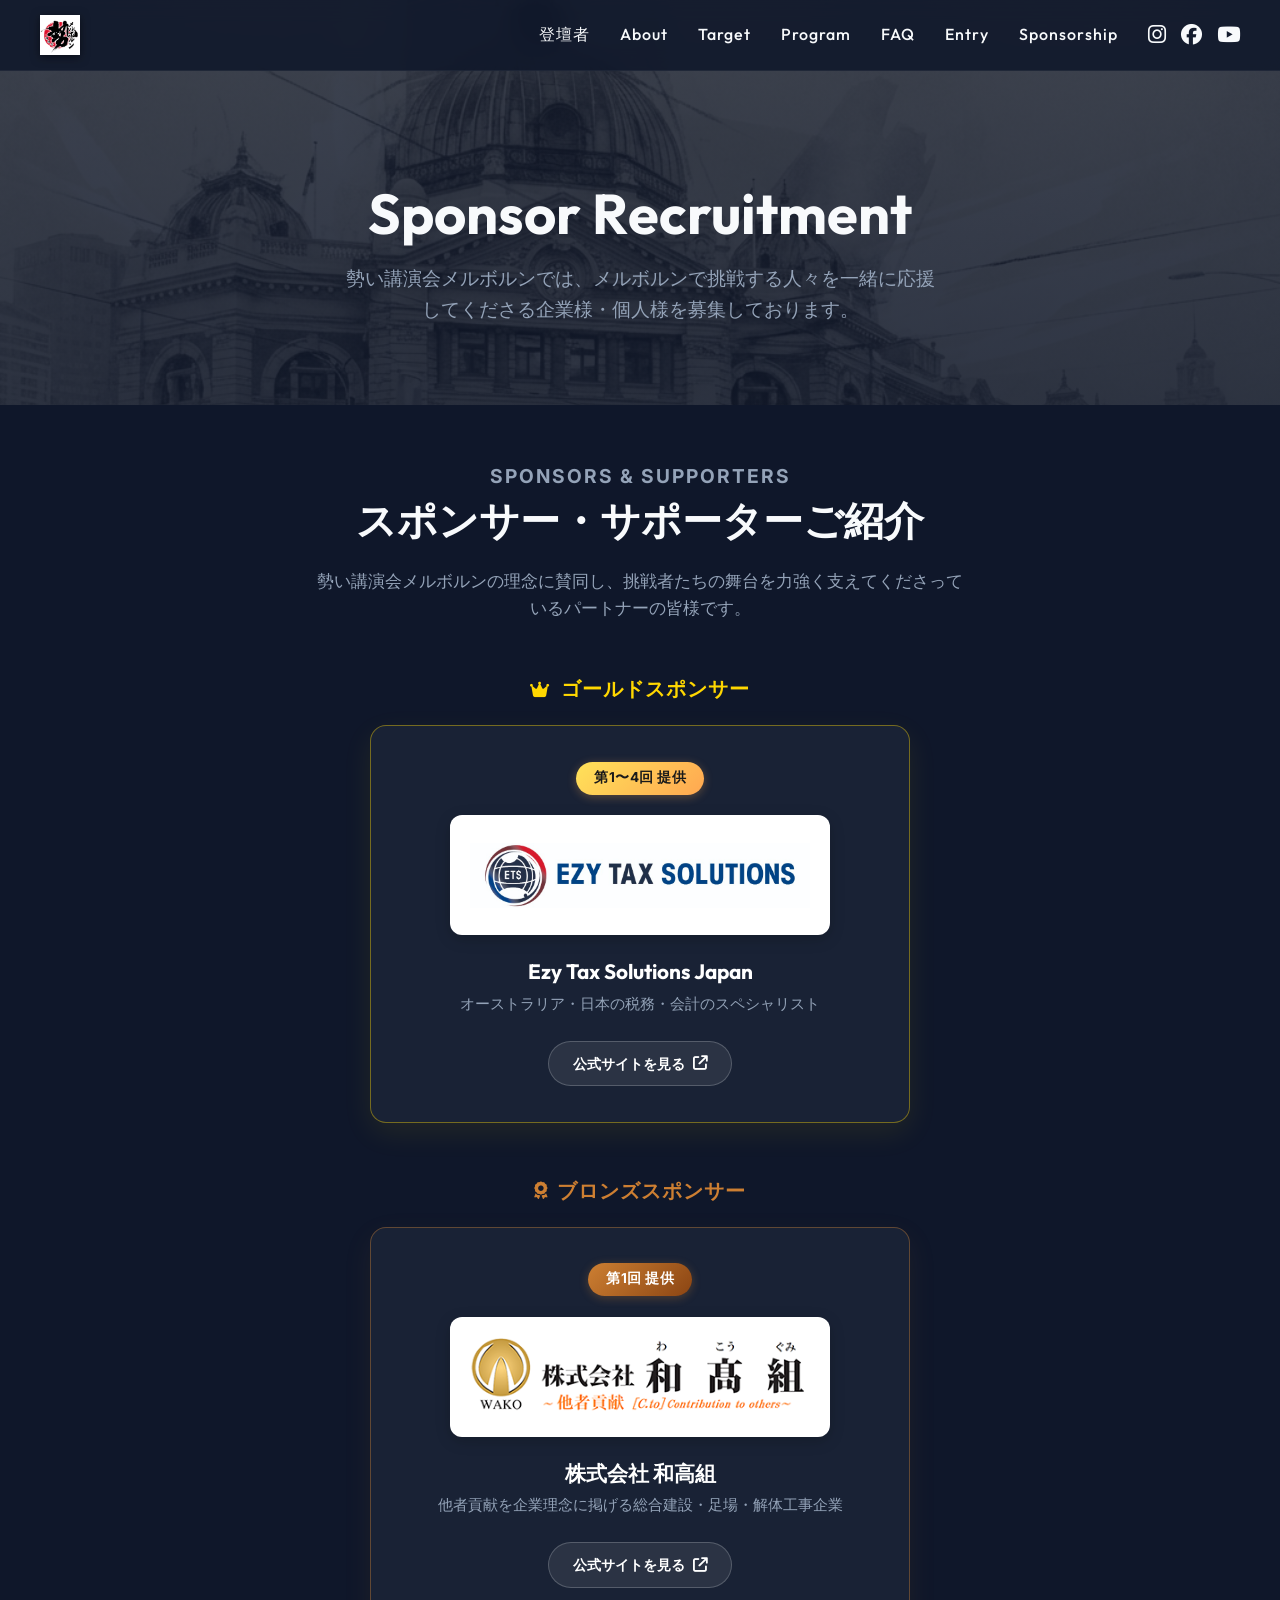
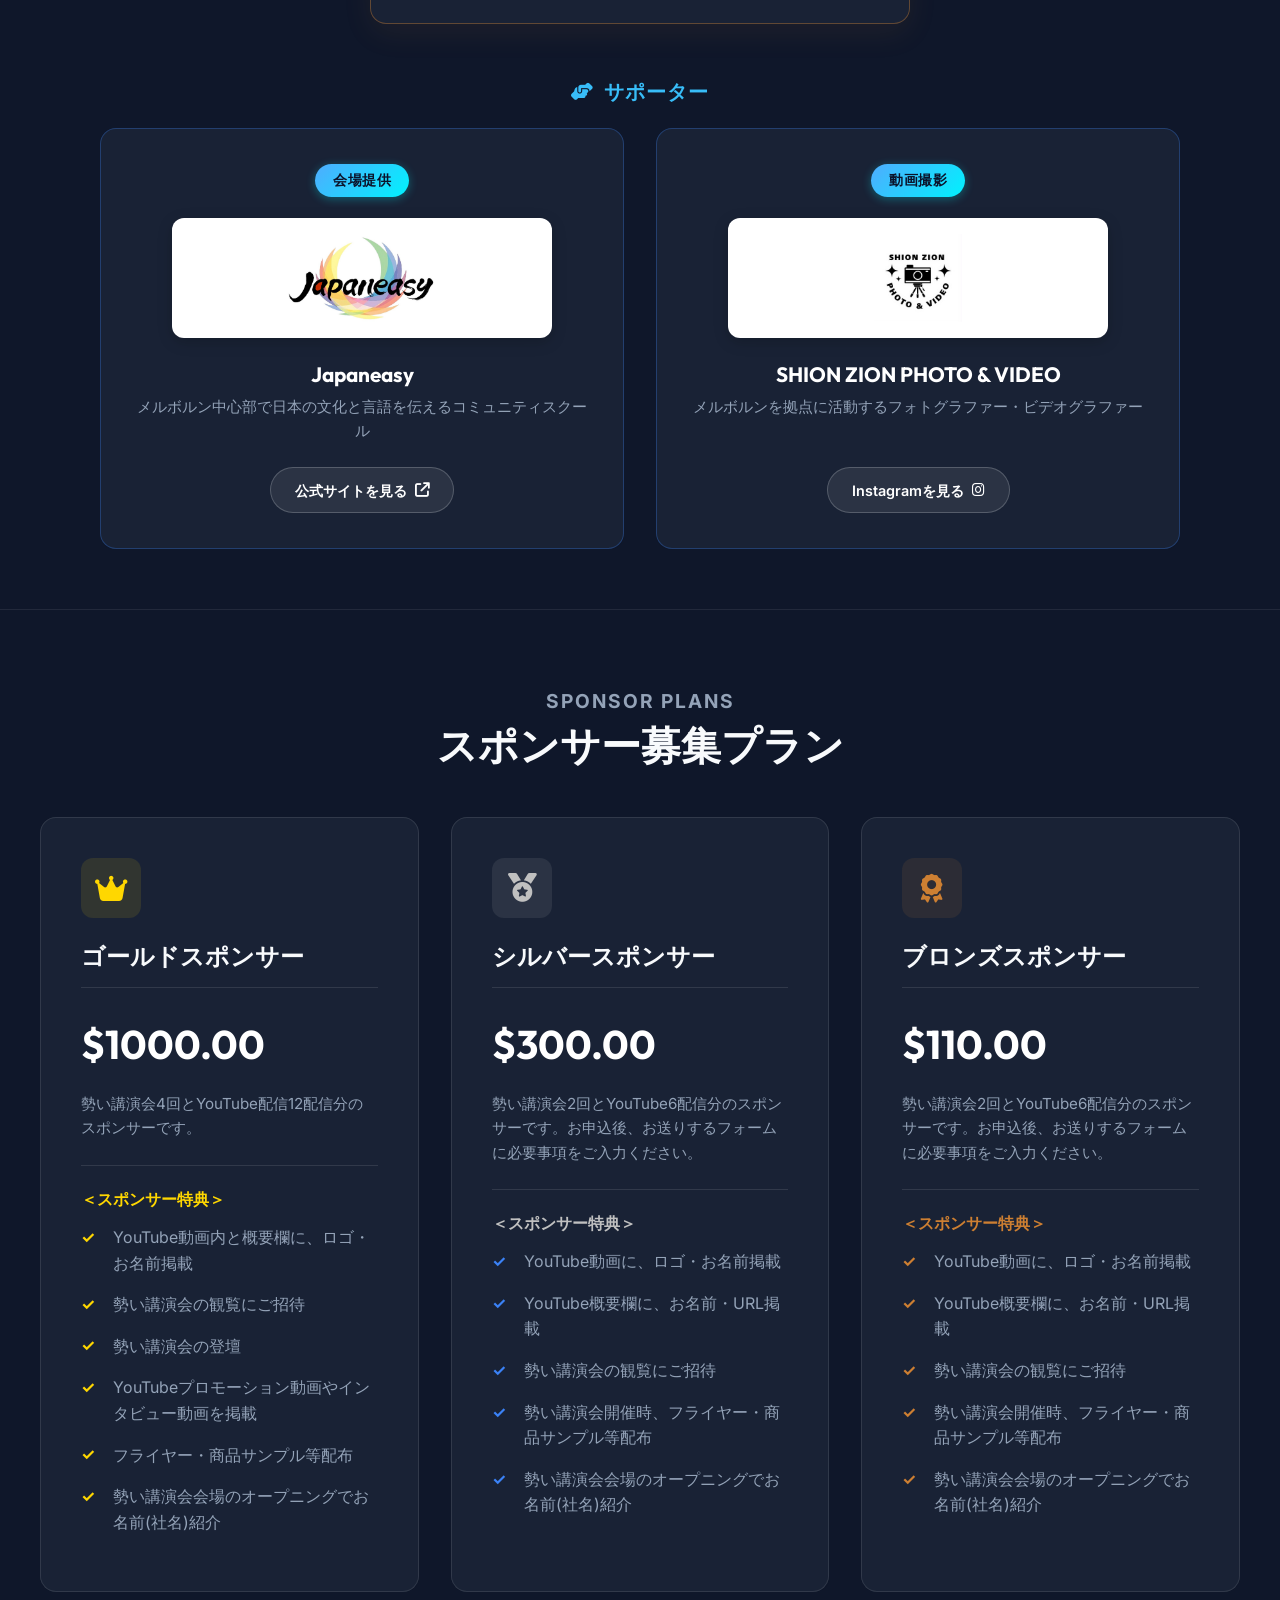
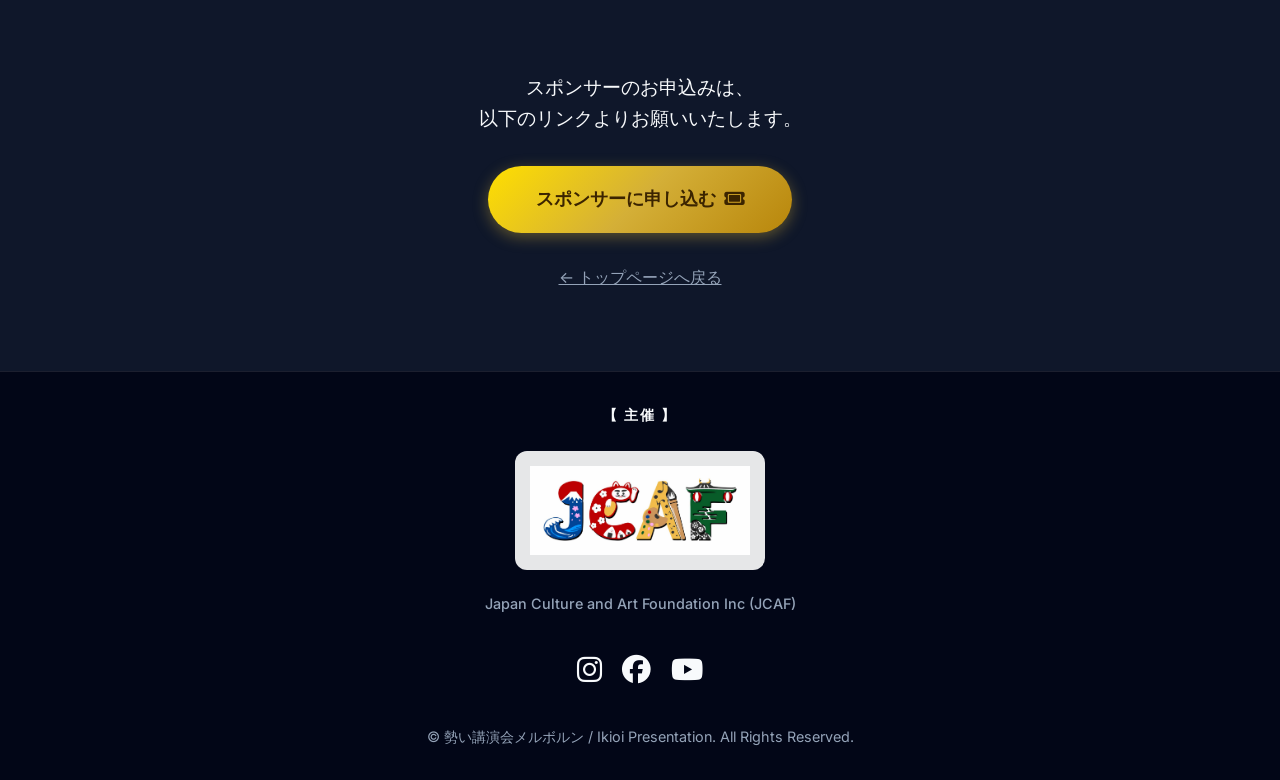
<file: sponsor.html>
<!DOCTYPE html>
<html lang="ja">
<head>
    <script>
        // GitHub Pages から Vercel へのリダイレクト処理
        if (window.location.hostname === 'polyyuki.github.io') {
            var cleanPath = window.location.pathname.replace(/^\/IkioiMelbourne/, '').replace(/\.html$/, '');
            cleanPath = (cleanPath === '/index' || cleanPath === '') ? '/' : cleanPath;
            window.location.replace('https://ikioi-melbourne.vercel.app' + cleanPath + window.location.search);
        }
    </script>
    <meta charset="UTF-8">
    <meta name="viewport" content="width=device-width, initial-scale=1.0">
    <title>スポンサー募集 | 勢い講演会メルボルン</title>
    <meta name="description" content="勢い講演会メルボルンでは、メルボルンで挑戦する人々を一緒に応援してくださるスポンサー様を募集しております。">
    
    <!-- Favicon & OGP -->
    <link rel="icon" href="logo_transparent.png" type="image/png">
    <link rel="apple-touch-icon" href="logo_transparent.png">
    <meta property="og:title" content="スポンサー募集 | 勢い講演会メルボルン">
    <meta property="og:description" content="勢い講演会メルボルンでは、メルボルンで挑戦する人々を一緒に応援してくださるスポンサー様を募集しております。">
    <meta property="og:image" content="https://polyyuki.github.io/IkioiMelbourne/logo.png">
    <meta property="og:type" content="website">
    <meta name="twitter:card" content="summary_large_image">
    
    <!-- Google Fonts -->
    <link rel="preconnect" href="https://fonts.googleapis.com">
    <link rel="preconnect" href="https://fonts.gstatic.com" crossorigin>
    <link href="https://fonts.googleapis.com/css2?family=Inter:wght@400;500;600&family=Outfit:wght@400;600;700;800&family=Yuji+Syuku&display=swap" rel="stylesheet">
    
    <!-- Font Awesome -->
    <link rel="stylesheet" href="https://cdnjs.cloudflare.com/ajax/libs/font-awesome/6.4.0/css/all.min.css">
    
    <!-- Custom CSS -->
    <link rel="stylesheet" href="style.css">
    <style>
        .sponsor-hero {
            padding: 180px 20px 80px;
            text-align: center;
            background: linear-gradient(rgba(15, 23, 42, 0.8), rgba(15, 23, 42, 0.95)), url('melbourne_bg.png');
            background-size: cover;
            background-position: center;
            background-attachment: fixed;
            min-height: 40vh;
            display: flex;
            align-items: center;
            justify-content: center;
        }
        .sponsor-content {
            padding: 80px 20px;
            background-color: var(--bg-dark);
        }
        .benefits-list {
            list-style: none;
            padding: 0;
            margin-top: 2rem;
            max-width: 800px;
            margin-left: auto;
            margin-right: auto;
        }
        .benefits-list li {
            position: relative;
            padding-left: 2.5rem;
            margin-bottom: 1.5rem;
            font-size: 1.1rem;
            color: var(--text-main);
            background: rgba(255, 255, 255, 0.03);
            border: 1px solid rgba(255, 255, 255, 0.1);
            padding: 1.2rem 1.2rem 1.2rem 3.5rem;
            border-radius: 8px;
        }
        .benefits-list li::before {
            content: '\f00c';
            font-family: 'Font Awesome 6 Free';
            font-weight: 900;
            position: absolute;
            left: 1.2rem;
            color: #FF416C;
            font-size: 1.2rem;
        }
        .sponsor-card-gold .target-icon { color: #FFD700; background: rgba(255, 215, 0, 0.1); }
        .sponsor-card-silver .target-icon { color: #C0C0C0; background: rgba(192, 192, 192, 0.1); }
        .sponsor-card-bronze .target-icon { color: #CD7F32; background: rgba(205, 127, 50, 0.1); }
        .sponsor-price {
            font-size: 2.5rem;
            font-weight: 700;
            font-family: var(--font-heading);
            margin: 1rem 0;
            color: #fff;
        }
        .sponsor-card-gold .target-list li::before { color: #FFD700; }
        .sponsor-card-silver .target-list li::before { color: #C0C0C0; }
        .sponsor-card-bronze .target-list li::before { color: #CD7F32; }
    </style>
</head>
<body>

    <!-- HEADER -->
    <header class="site-header">
        <div class="header-container">
            <a href="index.html" class="header-logo">
                <img src="logo.png" alt="勢い講演会メルボルン">
            </a>
            <div class="header-right">
                <nav class="header-nav" id="headerNav">
                    <a href="speakers.html">登壇者</a>
                    <a href="index.html#about">About</a>
                    <a href="index.html#target">Target</a>
                    <a href="index.html#program">Program</a>
                    <a href="index.html#faq">FAQ</a>
                    <a href="index.html#cta">Entry</a>
                    <a href="sponsor.html">Sponsorship</a>
                </nav>
                <div class="social-links">
                    <a href="https://www.instagram.com/ikioi.melbourne/" target="_blank" rel="noopener noreferrer" title="Instagram"><i class="fa-brands fa-instagram"></i></a>
                    <a href="https://www.facebook.com/ikioi.melbourne/" target="_blank" rel="noopener noreferrer" title="Facebook"><i class="fa-brands fa-facebook"></i></a>
                    <a href="https://www.youtube.com/@Ikioi.Melbourne" target="_blank" rel="noopener noreferrer" title="YouTube"><i class="fa-brands fa-youtube"></i></a>
                </div>
                <button class="menu-toggle" id="menuToggle" aria-label="メニューを開閉する">
                    <span></span>
                    <span></span>
                    <span></span>
                </button>
            </div>
        </div>
    </header>

    <!-- SPONSOR HERO -->
    <section class="sponsor-hero">
        <div class="container reveal">
            <h1 style="font-size: clamp(2rem, 5vw, 3.5rem); margin-bottom: 1rem;">Sponsor Recruitment</h1>
            <p style="font-size: 1.2rem; color: var(--text-muted); max-width: 600px; margin: 0 auto;">
                勢い講演会メルボルンでは、メルボルンで挑戦する人々を一緒に応援してくださる企業様・個人様を募集しております。
            </p>
        </div>
    </section>

    <!-- SPONSORS & SUPPORTERS -->
    <section class="sponsors-section" style="padding-top: 60px; padding-bottom: 60px;">
        <div class="container">
            <h2 class="section-title reveal">
                <span>Sponsors & Supporters</span>
                スポンサー・サポーターご紹介
            </h2>
            <p class="reveal" style="text-align: center; color: var(--text-muted); max-width: 650px; margin: -1.5rem auto 3.5rem; font-size: 1.05rem;">
                勢い講演会メルボルンの理念に賛同し、挑戦者たちの舞台を力強く支えてくださっているパートナーの皆様です。
            </p>

            <div class="sponsors-wrapper">
                <!-- ゴールドスポンサー -->
                <div class="sponsors-group reveal">
                    <h3 class="sponsors-group-title" style="color: #FFD700;">
                        <i class="fa-solid fa-crown"></i> ゴールドスポンサー
                    </h3>
                    <div class="sponsors-grid single-col">
                        <div class="sponsor-item-card gold-tier">
                            <span class="sponsor-badge badge-gold">第1〜4回 提供</span>
                            <a href="https://ezytaxsolutionsjapan.com.au/" target="_blank" rel="noopener noreferrer" class="sponsor-logo-box" title="Ezy Tax Solutions Japan">
                                <img src="ezytax_logo.jpg" alt="Ezy Tax Solutions Japan">
                            </a>
                            <h4 class="sponsor-name">Ezy Tax Solutions Japan</h4>
                            <p class="sponsor-desc">オーストラリア・日本の税務・会計のスペシャリスト</p>
                            <a href="https://ezytaxsolutionsjapan.com.au/" target="_blank" rel="noopener noreferrer" class="sponsor-link-btn">
                                公式サイトを見る <i class="fa-solid fa-arrow-up-right-from-square"></i>
                            </a>
                        </div>
                    </div>
                </div>

                <!-- ブロンズスポンサー -->
                <div class="sponsors-group reveal" style="transition-delay: 0.1s;">
                    <h3 class="sponsors-group-title" style="color: #CD7F32;">
                        <i class="fa-solid fa-award"></i> ブロンズスポンサー
                    </h3>
                    <div class="sponsors-grid single-col">
                        <div class="sponsor-item-card bronze-tier">
                            <span class="sponsor-badge badge-bronze">第1回 提供</span>
                            <a href="https://www.wakougumi.com/" target="_blank" rel="noopener noreferrer" class="sponsor-logo-box" title="株式会社 和高組">
                                <img src="wakougumi_logo.png" alt="株式会社 和高組">
                            </a>
                            <h4 class="sponsor-name">株式会社 和高組</h4>
                            <p class="sponsor-desc">他者貢献を企業理念に掲げる総合建設・足場・解体工事企業</p>
                            <a href="https://www.wakougumi.com/" target="_blank" rel="noopener noreferrer" class="sponsor-link-btn">
                                公式サイトを見る <i class="fa-solid fa-arrow-up-right-from-square"></i>
                            </a>
                        </div>
                    </div>
                </div>

                <!-- サポーター -->
                <div class="sponsors-group reveal" style="transition-delay: 0.2s;">
                    <h3 class="sponsors-group-title" style="color: #38bdf8;">
                        <i class="fa-solid fa-handshake-angle"></i> サポーター
                    </h3>
                    <div class="sponsors-grid two-cols">
                        <!-- Japaneasy -->
                        <div class="sponsor-item-card supporter-tier">
                            <span class="sponsor-badge badge-supporter">会場提供</span>
                            <a href="https://japaneasy.com.au/" target="_blank" rel="noopener noreferrer" class="sponsor-logo-box" title="Japaneasy Japanese Language School">
                                <img src="japaneasy_color_logo.jpg" alt="Japaneasy">
                            </a>
                            <h4 class="sponsor-name">Japaneasy</h4>
                            <p class="sponsor-desc">メルボルン中心部で日本の文化と言語を伝えるコミュニティスクール</p>
                            <a href="https://japaneasy.com.au/" target="_blank" rel="noopener noreferrer" class="sponsor-link-btn">
                                公式サイトを見る <i class="fa-solid fa-arrow-up-right-from-square"></i>
                            </a>
                        </div>

                        <!-- SHION ZION PHOTO & VIDEO -->
                        <div class="sponsor-item-card supporter-tier">
                            <span class="sponsor-badge badge-supporter">動画撮影</span>
                            <a href="https://www.instagram.com/shionzionportrait" target="_blank" rel="noopener noreferrer" class="sponsor-logo-box" title="SHION ZION PHOTO & VIDEO">
                                <img src="shionzion_logo.jpg" alt="SHION ZION PHOTO & VIDEO">
                            </a>
                            <h4 class="sponsor-name">SHION ZION PHOTO &amp; VIDEO</h4>
                            <p class="sponsor-desc">メルボルンを拠点に活動するフォトグラファー・ビデオグラファー</p>
                            <a href="https://www.instagram.com/shionzionportrait" target="_blank" rel="noopener noreferrer" class="sponsor-link-btn">
                                Instagramを見る <i class="fa-brands fa-instagram"></i>
                            </a>
                        </div>
                    </div>
                </div>
            </div>
        </div>
    </section>

    <!-- SPONSOR DETAILS -->
    <section class="sponsor-content" style="border-top: 1px solid rgba(255, 255, 255, 0.08);">
        <div class="container">
            <h2 class="section-title reveal">
                <span>Sponsor Plans</span>
                スポンサー募集プラン
            </h2>
            
            <div class="target-grid" style="margin-bottom: 5rem;">
                <!-- Gold Sponsor -->
                <div class="glass-card target-card sponsor-card-gold reveal">
                    <div class="target-icon">
                        <i class="fa-solid fa-crown"></i>
                    </div>
                    <h3>ゴールドスポンサー</h3>
                    <div class="sponsor-price">$1000.00</div>
                    <p style="color: var(--text-muted); font-size: 0.95rem; line-height: 1.6; margin-bottom: 1.5rem;">
                        勢い講演会4回とYouTube配信12配信分のスポンサーです。
                    </p>
                    <hr style="border: 0; border-top: 1px solid rgba(255, 255, 255, 0.1); margin: 1.5rem 0;">
                    <h4 style="font-size: 1rem; margin-bottom: 1rem; color: #FFD700;">＜スポンサー特典＞</h4>
                    <ul class="target-list">
                        <li>YouTube動画内と概要欄に、ロゴ・お名前掲載</li>
                        <li>勢い講演会の観覧にご招待</li>
                        <li>勢い講演会の登壇</li>
                        <li>YouTubeプロモーション動画やインタビュー動画を掲載</li>
                        <li>フライヤー・商品サンプル等配布</li>
                        <li>勢い講演会会場のオープニングでお名前(社名)紹介</li>
                    </ul>
                </div>
                
                <!-- Silver Sponsor -->
                <div class="glass-card target-card sponsor-card-silver reveal" style="transition-delay: 0.2s;">
                    <div class="target-icon">
                        <i class="fa-solid fa-medal"></i>
                    </div>
                    <h3>シルバースポンサー</h3>
                    <div class="sponsor-price">$300.00</div>
                    <p style="color: var(--text-muted); font-size: 0.95rem; line-height: 1.6; margin-bottom: 1.5rem;">
                        勢い講演会2回とYouTube6配信分のスポンサーです。お申込後、お送りするフォームに必要事項をご入力ください。
                    </p>
                    <hr style="border: 0; border-top: 1px solid rgba(255, 255, 255, 0.1); margin: 1.5rem 0;">
                    <h4 style="font-size: 1rem; margin-bottom: 1rem; color: #C0C0C0;">＜スポンサー特典＞</h4>
                    <ul class="target-list">
                        <li>YouTube動画に、ロゴ・お名前掲載</li>
                        <li>YouTube概要欄に、お名前・URL掲載</li>
                        <li>勢い講演会の観覧にご招待</li>
                        <li>勢い講演会開催時、フライヤー・商品サンプル等配布</li>
                        <li>勢い講演会会場のオープニングでお名前(社名)紹介</li>
                    </ul>
                </div>
                
                <!-- Bronze Sponsor -->
                <div class="glass-card target-card sponsor-card-bronze reveal" style="transition-delay: 0.4s;">
                    <div class="target-icon">
                        <i class="fa-solid fa-award"></i>
                    </div>
                    <h3>ブロンズスポンサー</h3>
                    <div class="sponsor-price">$110.00</div>
                    <p style="color: var(--text-muted); font-size: 0.95rem; line-height: 1.6; margin-bottom: 1.5rem;">
                        勢い講演会2回とYouTube6配信分のスポンサーです。お申込後、お送りするフォームに必要事項をご入力ください。
                    </p>
                    <hr style="border: 0; border-top: 1px solid rgba(255, 255, 255, 0.1); margin: 1.5rem 0;">
                    <h4 style="font-size: 1rem; margin-bottom: 1rem; color: #CD7F32;">＜スポンサー特典＞</h4>
                    <ul class="target-list">
                        <li>YouTube動画に、ロゴ・お名前掲載</li>
                        <li>YouTube概要欄に、お名前・URL掲載</li>
                        <li>勢い講演会の観覧にご招待</li>
                        <li>勢い講演会開催時、フライヤー・商品サンプル等配布</li>
                        <li>勢い講演会会場のオープニングでお名前(社名)紹介</li>
                    </ul>
                </div>
            </div>

            <div class="reveal" style="text-align: center; margin-top: 5rem;">
                <p style="margin-bottom: 2rem; font-size: 1.2rem;">スポンサーのお申込みは、<br>以下のリンクよりお願いいたします。</p>
                <a href="https://www.trybooking.com/au/event/1667299/tickets?sessionId=6822175&sectionId=3237684" target="_blank" rel="noopener noreferrer" class="btn-gold" style="padding: 1.2rem 3rem;">
                    スポンサーに申し込む <i class="fa-solid fa-ticket" style="margin-left: 8px;"></i>
                </a>
                <div style="margin-top: 2rem;">
                    <a href="index.html" style="color: var(--text-muted); text-decoration: underline;">← トップページへ戻る</a>
                </div>
            </div>
        </div>
    </section>

    <!-- FOOTER -->
    <footer>
        <div class="container">
            <div class="organizer-info reveal" style="margin-bottom: 2rem;">
                <p style="margin-bottom: 1.5rem; color: var(--text-main); font-weight: 600; font-family: var(--font-heading); letter-spacing: 2px;">【 主催 】</p>
                <a href="https://www.jcafmel.com/" target="_blank" rel="noopener noreferrer" style="display: inline-block; transition: transform 0.3s ease;" onmouseover="this.style.transform='scale(1.05)'" onmouseout="this.style.transform='scale(1)'">
                    <img src="jcaf_logo.png" alt="JCAF Logo" style="max-width: 250px; width: 100%; margin: 0 auto 1rem; display: block; background: rgba(255,255,255,0.9); padding: 15px; border-radius: 12px;">
                </a>
                <p style="font-weight: 500;">Japan Culture and Art Foundation Inc (JCAF)</p>
            </div>
            
            <div class="footer-social reveal" style="margin-bottom: 2rem;">
                <div class="social-links footer-social-links">
                    <a href="https://www.instagram.com/ikioi.melbourne/" target="_blank" rel="noopener noreferrer" title="Instagram"><i class="fa-brands fa-instagram"></i></a>
                    <a href="https://www.facebook.com/ikioi.melbourne/" target="_blank" rel="noopener noreferrer" title="Facebook"><i class="fa-brands fa-facebook"></i></a>
                    <a href="https://www.youtube.com/@Ikioi.Melbourne" target="_blank" rel="noopener noreferrer" title="YouTube"><i class="fa-brands fa-youtube"></i></a>
                </div>
            </div>

            <p>&copy; 勢い講演会メルボルン / Ikioi Presentation. All Rights Reserved.</p>
        </div>
    </footer>

    <!-- Custom JS -->
    <script src="script.js"></script>
</body>
</html>
</file>
<file: style.css>
/* ========== DESIGN SYSTEM ========== */
:root {
  /* Colors */
  --bg-dark: #0f172a; /* Slate 900 */
  --bg-darker: #020617; /* Slate 950 */
  --text-main: #f8fafc; /* Slate 50 */
  --text-muted: #94a3b8; /* Slate 400 */
  
  /* Gradients & Accents */
  --accent-gradient: linear-gradient(135deg, #FF416C 0%, #FF4B2B 100%);
  --accent-gradient-hover: linear-gradient(135deg, #FF4B2B 0%, #FF416C 100%);
  --blue-gradient: linear-gradient(135deg, #4F46E5 0%, #3B82F6 100%);
  --card-bg: rgba(30, 41, 59, 0.7); /* Slate 800 with opacity */
  --card-border: rgba(255, 255, 255, 0.1);
  
  /* Typography */
  --font-heading: 'Outfit', sans-serif;
  --font-body: 'Inter', sans-serif;
  
  /* Spacing */
  --section-padding: 100px 20px;
  --border-radius: 16px;
  --transition: all 0.3s cubic-bezier(0.4, 0, 0.2, 1);
}

/* ========== BASE ========== */
* {
  margin: 0;
  padding: 0;
  box-sizing: border-box;
}

html {
  scroll-behavior: smooth;
  scroll-padding-top: 80px; /* ヘッダーの高さ分、アンカーリンク移動時の位置をずらす */
  font-size: 16px;
}

body {
  font-family: var(--font-body);
  background-color: var(--bg-darker);
  color: var(--text-main);
  line-height: 1.6;
  overflow-x: hidden;
}

h1, h2, h3, h4 {
  font-family: var(--font-heading);
  font-weight: 700;
  line-height: 1.2;
}

a {
  text-decoration: none;
  color: inherit;
}

ul {
  list-style: none;
}

img {
  max-width: 100%;
  height: auto;
  display: block;
}

/* ========== HEADER ========== */
.site-header {
  position: fixed;
  top: 0;
  left: 0;
  width: 100%;
  z-index: 1000;
  background: rgba(15, 23, 42, 0.85);
  backdrop-filter: blur(10px);
  -webkit-backdrop-filter: blur(10px);
  border-bottom: 1px solid rgba(255, 255, 255, 0.05);
  padding: 15px 20px;
  transition: all 0.3s ease;
}

.header-container {
  max-width: 1200px;
  margin: 0 auto;
  display: flex;
  justify-content: space-between;
  align-items: center;
}

.header-logo img {
  height: 40px;
  width: auto;
  display: block;
  filter: drop-shadow(0 2px 5px rgba(0,0,0,0.5));
}

.header-nav {
  display: flex;
  gap: 30px;
}

.header-nav a {
  color: var(--text-main);
  text-decoration: none;
  font-family: var(--font-heading);
  font-weight: 500;
  font-size: 1rem;
  letter-spacing: 1px;
  transition: var(--transition);
}

.header-nav a:hover {
  color: #FF416C;
}

.header-right {
  display: flex;
  align-items: center;
  gap: 30px;
}

.social-links {
  display: flex;
  align-items: center;
  gap: 15px;
}

.social-links a {
  color: var(--text-main);
  font-size: 1.3rem;
  transition: var(--transition);
}

.social-links a:hover {
  color: #FF416C;
  transform: scale(1.1);
}

.footer-social-links {
  justify-content: center;
  gap: 20px;
}

.footer-social-links a {
  font-size: 1.8rem;
}

/* ========== UTILITIES ========== */
.container {
  max-width: 1200px;
  margin: 0 auto;
}

.text-gradient {
  background: var(--accent-gradient);
  -webkit-background-clip: text;
  -webkit-text-fill-color: transparent;
  background-clip: text;
}

.text-blue-gradient {
  background: var(--blue-gradient);
  -webkit-background-clip: text;
  -webkit-text-fill-color: transparent;
  background-clip: text;
}

.section-title {
  text-align: center;
  font-size: 2.5rem;
  margin-bottom: 3rem;
}

.section-title span {
  display: block;
  font-size: 1.2rem;
  font-family: var(--font-body);
  color: var(--text-muted);
  text-transform: uppercase;
  letter-spacing: 2px;
  margin-bottom: 0.5rem;
}

.btn-primary {
  display: inline-flex;
  align-items: center;
  justify-content: center;
  padding: 1rem 2.5rem;
  font-family: var(--font-heading);
  font-size: 1.125rem;
  font-weight: 600;
  color: #fff;
  background: var(--accent-gradient);
  border-radius: 50px;
  box-shadow: 0 4px 15px rgba(255, 65, 108, 0.4);
  transition: var(--transition);
  position: relative;
  overflow: hidden;
  border: none;
  cursor: pointer;
  z-index: 1;
}

.btn-primary::before {
  content: '';
  position: absolute;
  top: 0;
  left: 0;
  width: 100%;
  height: 100%;
  background: var(--accent-gradient-hover);
  opacity: 0;
  z-index: -1;
  transition: var(--transition);
}

.btn-primary:hover::before {
  opacity: 1;
}

.btn-primary:hover {
  transform: translateY(-3px);
  box-shadow: 0 8px 25px rgba(255, 65, 108, 0.6);
}

.btn-line {
  display: inline-flex;
  align-items: center;
  justify-content: center;
  padding: 1rem 2.5rem;
  font-family: var(--font-heading);
  font-size: 1.125rem;
  font-weight: 600;
  color: #fff;
  background: linear-gradient(135deg, #06C755 0%, #00B900 100%);
  border-radius: 50px;
  box-shadow: 0 4px 15px rgba(6, 199, 85, 0.3);
  transition: var(--transition);
  position: relative;
  overflow: hidden;
  border: none;
  cursor: pointer;
  z-index: 1;
}

.btn-line::before {
  content: '';
  position: absolute;
  top: 0;
  left: 0;
  width: 100%;
  height: 100%;
  background: linear-gradient(135deg, #00B900 0%, #06C755 100%);
  opacity: 0;
  z-index: -1;
  transition: var(--transition);
}

.btn-line:hover::before {
  opacity: 1;
}

.btn-line:hover {
  transform: translateY(-3px);
  box-shadow: 0 8px 25px rgba(6, 199, 85, 0.4);
}

.btn-gold {
  display: inline-flex;
  align-items: center;
  justify-content: center;
  padding: 1rem 2.5rem;
  font-family: var(--font-heading);
  font-size: 1.125rem;
  font-weight: 700;
  color: #3b2400;
  background: linear-gradient(135deg, #FFDF00 0%, #D4AF37 50%, #B8860B 100%);
  border-radius: 50px;
  box-shadow: 0 4px 15px rgba(212, 175, 55, 0.4);
  transition: var(--transition);
  position: relative;
  overflow: hidden;
  border: none;
  cursor: pointer;
  z-index: 1;
}

.btn-gold::before {
  content: '';
  position: absolute;
  top: 0;
  left: 0;
  width: 100%;
  height: 100%;
  background: linear-gradient(135deg, #FFF8DC 0%, #FFDF00 40%, #DAA520 100%);
  opacity: 0;
  z-index: -1;
  transition: var(--transition);
}

.btn-gold::after {
  content: '';
  position: absolute;
  top: -50%;
  left: -50%;
  width: 200%;
  height: 200%;
  background: linear-gradient(to right, rgba(255,255,255,0) 0%, rgba(255,255,255,0.6) 50%, rgba(255,255,255,0) 100%);
  transform: rotate(45deg) translateX(-100%);
  transition: transform 0.6s cubic-bezier(0.4, 0, 0.2, 1);
  z-index: -1;
}

.btn-gold:hover::before {
  opacity: 1;
}

.btn-gold:hover::after {
  transform: rotate(45deg) translateX(100%);
}

.btn-gold:hover {
  transform: translateY(-3px);
  box-shadow: 0 8px 25px rgba(212, 175, 55, 0.6);
}

.btn-outline {
  display: inline-flex;
  align-items: center;
  justify-content: center;
  padding: 0.8rem 2rem;
  font-family: var(--font-heading);
  font-size: 1rem;
  font-weight: 500;
  color: #fff;
  background: transparent;
  border: 1px solid rgba(255, 255, 255, 0.4);
  border-radius: 50px;
  transition: var(--transition);
}

.btn-outline:hover {
  background: rgba(255, 255, 255, 0.1);
  border-color: #fff;
  transform: translateY(-2px);
}

.sponsor-teaser {
  margin-top: 4rem;
  padding-top: 3rem;
  border-top: 1px solid rgba(255, 255, 255, 0.1);
  text-align: center;
}

/* Glassmorphism Card */
.glass-card {
  background: var(--card-bg);
  backdrop-filter: blur(10px);
  -webkit-backdrop-filter: blur(10px);
  border: 1px solid var(--card-border);
  border-radius: var(--border-radius);
  padding: 2.5rem;
  transition: var(--transition);
}

.glass-card:hover {
  transform: translateY(-5px);
  border-color: rgba(255, 65, 108, 0.3);
  box-shadow: 0 10px 30px rgba(0, 0, 0, 0.5);
}

/* ========== HERO SECTION ========== */
.hero {
  position: relative;
  min-height: 100vh;
  display: flex;
  align-items: center;
  justify-content: center;
  padding: 100px 20px;
  overflow: hidden;
}

.hero-video-wrapper {
  position: absolute;
  top: 0;
  left: 0;
  width: 100%;
  height: 100%;
  z-index: -3;
  overflow: hidden;
}

.hero-video {
  width: 100%;
  height: 120%;
  object-fit: cover;
  object-position: center top;
  filter: blur(3px);
  transform: scale(1.05); /* ぼかしによる端の余白を防ぐ */
}

.hero-video-overlay {
  position: absolute;
  top: 0;
  left: 0;
  width: 100%;
  height: 100%;
  background: rgba(2, 6, 23, 0.65); /* 暗いオーバーレイでテキストを読みやすくする */
  z-index: 1;
}

/* Background elements for Hero */
.hero-bg-glow {
  position: absolute;
  top: 50%;
  left: 50%;
  width: 60vw;
  height: 60vw;
  background: radial-gradient(circle, rgba(255,65,108,0.15) 0%, rgba(15,23,42,0) 70%);
  transform: translate(-50%, -50%);
  z-index: -1;
  animation: pulse 8s infinite alternate;
}

@keyframes pulse {
  0% { transform: translate(-50%, -50%) scale(1); opacity: 0.8; }
  100% { transform: translate(-50%, -50%) scale(1.2); opacity: 1; }
}

.hero-content {
  text-align: center;
  max-width: 800px;
  z-index: 1;
}

.hero-badge {
  display: inline-block;
  padding: 0.5rem 1.5rem;
  background: rgba(255, 255, 255, 0.05);
  border: 1px solid var(--card-border);
  border-radius: 50px;
  font-size: 0.9rem;
  font-weight: 500;
  margin-bottom: 2rem;
  letter-spacing: 1px;
}

.hero h1 {
  font-size: clamp(2.5rem, 5vw, 4.5rem);
  margin-bottom: 1.5rem;
}

.hero p.hero-subtext {
  font-size: clamp(1.1rem, 2vw, 1.5rem);
  color: var(--text-muted);
  margin-bottom: 1.5rem;
}

.hero-title-group {
  margin-bottom: 3rem;
  background: rgba(15, 23, 42, 0.4);
  backdrop-filter: blur(5px);
  -webkit-backdrop-filter: blur(5px);
  padding: 2rem;
  border-radius: var(--border-radius);
  border: 1px solid rgba(255, 255, 255, 0.05);
}

.hero-main-title {
  font-family: 'Yuji Syuku', serif;
  font-size: min(8.5vw, 4.5rem);
  white-space: nowrap;
  color: #fff;
  line-height: 1.2;
  margin-bottom: 0.5rem;
  text-shadow: 0 4px 15px rgba(255, 65, 108, 0.6);
}

.hero-sub-title {
  font-family: var(--font-heading);
  font-size: clamp(1.2rem, 3vw, 2rem);
  color: var(--text-muted);
  letter-spacing: 3px;
  text-transform: uppercase;
  margin-bottom: 0;
}

/* ========== ABOUT SECTION ========== */
.about {
  padding: var(--section-padding);
  background-color: var(--bg-dark);
  position: relative;
}

.about-grid {
  display: grid;
  grid-template-columns: 1fr 1fr;
  gap: 4rem;
  align-items: center;
}

.about-text {
  background: rgba(15, 23, 42, 0.65);
  backdrop-filter: blur(10px);
  -webkit-backdrop-filter: blur(10px);
  padding: 3rem;
  border-radius: var(--border-radius);
  border: 1px solid rgba(255, 255, 255, 0.1);
}

.about-text h2 {
  font-size: 2.5rem;
  margin-bottom: 1.5rem;
}

.about-text p {
  font-size: 1.1rem;
  color: var(--text-muted);
  margin-bottom: 1.5rem;
}

.highlight-box {
  background: linear-gradient(90deg, rgba(255,65,108,0.1) 0%, rgba(255,65,108,0) 100%);
  border-left: 4px solid #FF416C;
  padding: 1.5rem;
  margin-top: 2rem;
  border-radius: 0 8px 8px 0;
}

.about-visual {
  position: relative;
}

/* ========== TARGET SECTION ========== */
.target {
  padding: var(--section-padding);
  background-color: var(--bg-darker);
  background-image: linear-gradient(rgba(2, 6, 23, 0.5), rgba(2, 6, 23, 0.7)), url('melbourne_bg_2.png');
  background-size: cover;
  background-position: center;
  background-attachment: fixed;
  position: relative;
}

.target-grid {
  display: grid;
  grid-template-columns: repeat(auto-fit, minmax(350px, 1fr));
  gap: 2rem;
}

.target-card {
  height: 100%;
}

.target-icon {
  width: 60px;
  height: 60px;
  border-radius: 12px;
  display: flex;
  align-items: center;
  justify-content: center;
  font-size: 1.8rem;
  margin-bottom: 1.5rem;
}

.icon-pitch {
  background: linear-gradient(135deg, rgba(255,65,108,0.2), rgba(255,75,43,0.2));
  color: #FF416C;
}

.icon-support {
  background: linear-gradient(135deg, rgba(79,70,229,0.2), rgba(59,130,246,0.2));
  color: #4F46E5;
}

.target-card h3 {
  font-size: 1.5rem;
  margin-bottom: 1.5rem;
  padding-bottom: 1rem;
  border-bottom: 1px solid var(--card-border);
}

.target-list li {
  position: relative;
  padding-left: 2rem;
  margin-bottom: 1rem;
  color: var(--text-muted);
}

.target-list li::before {
  content: '✓';
  position: absolute;
  left: 0;
  color: #FF416C;
  font-weight: bold;
}

.target-card:nth-child(2) .target-list li::before {
  color: #3B82F6;
}

/* ========== PROGRAM SECTION ========== */
.program {
  padding: var(--section-padding);
  background-color: var(--bg-dark);
}

.rules-container {
  display: flex;
  flex-wrap: wrap;
  gap: 2rem;
  margin-bottom: 4rem;
}

.rule-box {
  flex: 1;
  min-width: 250px;
  text-align: center;
  padding: 2rem;
  background: rgba(255, 65, 108, 0.05);
  border: 1px solid rgba(255, 65, 108, 0.2);
  border-radius: var(--border-radius);
}

.rule-box h3 {
  color: #FF416C;
  margin-bottom: 1rem;
  font-size: 1.5rem;
}

.timeline {
  position: relative;
  max-width: 800px;
  margin: 0 auto;
}

.timeline::before {
  content: '';
  position: absolute;
  left: 30px;
  top: 0;
  height: 100%;
  width: 2px;
  background: linear-gradient(to bottom, var(--card-border), #FF416C, var(--card-border));
}

.timeline-item {
  position: relative;
  padding-left: 80px;
  margin-bottom: 3rem;
}

.timeline-item:last-child {
  margin-bottom: 0;
}

.timeline-dot {
  position: absolute;
  left: 15px;
  top: 0;
  width: 32px;
  height: 32px;
  border-radius: 50%;
  background: var(--bg-darker);
  border: 2px solid #FF416C;
  display: flex;
  align-items: center;
  justify-content: center;
  font-family: var(--font-heading);
  font-weight: bold;
  font-size: 0.9rem;
  z-index: 1;
}

.timeline-content {
  background: var(--card-bg);
  border: 1px solid var(--card-border);
  padding: 1.5rem;
  border-radius: var(--border-radius);
}

.timeline-content h4 {
  font-size: 1.25rem;
  margin-bottom: 0.5rem;
  color: #fff;
}

.timeline-content p {
  color: var(--text-muted);
  font-size: 0.95rem;
}

/* ========== FAQ SECTION ========== */
.faq {
  padding: var(--section-padding);
}

.faq-container {
  max-width: 800px;
  margin: 0 auto;
}

.faq-item {
  margin-bottom: 1rem;
  border: 1px solid var(--card-border);
  border-radius: var(--border-radius);
  background: var(--card-bg);
  overflow: hidden;
}

.faq-question {
  width: 100%;
  padding: 1.5rem;
  display: flex;
  justify-content: space-between;
  align-items: center;
  background: transparent;
  border: none;
  color: var(--text-main);
  font-family: var(--font-heading);
  font-size: 1.1rem;
  font-weight: 600;
  text-align: left;
  cursor: pointer;
  transition: var(--transition);
}

.faq-question:hover {
  background: rgba(255, 255, 255, 0.02);
}

.faq-icon {
  transition: transform 0.3s ease;
  color: #FF416C;
}

.faq-item.open .faq-icon {
  transform: rotate(180deg);
}

.faq-answer {
  max-height: 0;
  overflow: hidden;
  transition: max-height 0.3s ease;
}

.faq-answer-inner {
  padding: 0 1.5rem 1.5rem;
  color: var(--text-muted);
  line-height: 1.7;
}

/* ========== CTA SECTION ========== */
.cta {
  padding: 120px 20px;
  text-align: center;
  position: relative;
  overflow: hidden;
  background-color: var(--bg-darker);
  background-image: linear-gradient(rgba(15, 23, 42, 0.5), rgba(15, 23, 42, 0.8)), url('melbourne_bg.png');
  background-size: cover;
  background-position: center;
  background-attachment: fixed;
}

.cta-bg {
  position: absolute;
  top: 0;
  left: 0;
  width: 100%;
  height: 100%;
  z-index: -2;
}

.cta-glow {
  position: absolute;
  bottom: -50%;
  left: 50%;
  transform: translateX(-50%);
  width: 80vw;
  height: 80vw;
  background: radial-gradient(circle, rgba(79,70,229,0.2) 0%, rgba(15,23,42,0) 70%);
  z-index: -1;
}

.cta h2 {
  font-size: clamp(2rem, 4vw, 3.5rem);
  margin-bottom: 1.5rem;
}

.cta p {
  font-size: 1.2rem;
  color: #fff;
  font-weight: 500;
  max-width: 600px;
  margin: 0 auto 3rem;
}

.cta .btn-line {
  font-size: 1.25rem;
  padding: 1.2rem 3rem;
}

/* ========== FOOTER ========== */
footer {
  padding: 2rem;
  text-align: center;
  background: var(--bg-darker);
  border-top: 1px solid var(--card-border);
  color: var(--text-muted);
  font-size: 0.9rem;
}

/* ========== ANIMATIONS ========== */
.reveal {
  opacity: 0;
  transform: translateY(30px);
  transition: all 0.8s cubic-bezier(0.5, 0, 0, 1);
}

.reveal.active {
  opacity: 1;
  transform: translateY(0);
}

/* ========== MENU TOGGLE (HAMBURGER) ========== */
.menu-toggle {
  display: none;
  flex-direction: column;
  justify-content: space-between;
  width: 25px;
  height: 18px;
  background: transparent;
  border: none;
  cursor: pointer;
  z-index: 1001;
  padding: 0;
}

.menu-toggle span {
  display: block;
  width: 100%;
  height: 2px;
  background-color: var(--text-main);
  border-radius: 2px;
  transition: var(--transition);
  transform-origin: left center;
}

/* Open animation */
.menu-toggle.open span:nth-child(1) {
  transform: rotate(45deg) translate(2px, -1px);
}

.menu-toggle.open span:nth-child(2) {
  width: 0%;
  opacity: 0;
}

.menu-toggle.open span:nth-child(3) {
  transform: rotate(-45deg) translate(2px, 1px);
}

/* ========== MEDIA QUERIES ========== */
@media (max-width: 768px) {
  .menu-toggle {
    display: flex; /* スマホでハンバーガーボタン表示 */
  }

  .header-nav {
    display: flex;
    position: fixed;
    top: 0;
    right: -100%; /* 初期状態は画面外 */
    width: 260px;
    height: 100vh;
    background: rgba(15, 23, 42, 0.98);
    backdrop-filter: blur(15px);
    -webkit-backdrop-filter: blur(15px);
    border-left: 1px solid rgba(255, 255, 255, 0.1);
    flex-direction: column;
    padding: 100px 40px;
    gap: 25px;
    transition: var(--transition);
    z-index: 1000;
  }

  .header-nav.open {
    right: 0; /* ドロワーを開く */
    box-shadow: -10px 0 30px rgba(0, 0, 0, 0.5);
  }
  
  .social-links {
    gap: 10px;
  }
  
  .social-links a {
    font-size: 1.1rem;
  }
  
  .header-logo img {
    height: 30px;
  }

  .about-grid {
    grid-template-columns: 1fr;
  }
  
  .timeline::before {
    left: 20px;
  }
  
  .timeline-item {
    padding-left: 60px;
  }
  
  .timeline-dot {
    left: 5px;
  }
  
  .section-title {
    font-size: 2rem;
  }
  
  .rules-container {
    flex-direction: column;
    gap: 1.5rem;
  }
}

/* ========== SPONSORS & SUPPORTERS SECTION ========== */
.sponsors-section {
  padding: var(--section-padding);
  background: var(--bg-dark);
  position: relative;
}

.sponsors-wrapper {
  max-width: 1080px;
  margin: 0 auto;
}

.sponsors-group {
  margin-bottom: 3.5rem;
}

.sponsors-group:last-child {
  margin-bottom: 0;
}

.sponsors-group-title {
  text-align: center;
  font-size: 1.25rem;
  font-weight: 700;
  margin-bottom: 1.5rem;
  letter-spacing: 1px;
  display: flex;
  align-items: center;
  justify-content: center;
  gap: 0.6rem;
}

.sponsors-group-title i {
  font-size: 1.1rem;
}

.sponsors-grid {
  display: grid;
  gap: 2rem;
}

.sponsors-grid.single-col {
  grid-template-columns: minmax(auto, 540px);
  justify-content: center;
}

.sponsors-grid.two-cols {
  grid-template-columns: repeat(auto-fit, minmax(280px, 1fr));
}

.sponsor-item-card {
  background: var(--card-bg);
  border: 1px solid var(--card-border);
  border-radius: var(--border-radius);
  padding: 2.2rem 2rem;
  text-align: center;
  display: flex;
  flex-direction: column;
  align-items: center;
  backdrop-filter: blur(10px);
  -webkit-backdrop-filter: blur(10px);
  transition: transform 0.3s ease, border-color 0.3s ease, box-shadow 0.3s ease;
  position: relative;
}

.sponsor-item-card:hover {
  transform: translateY(-5px);
}

.sponsor-item-card.gold-tier {
  border-color: rgba(255, 215, 0, 0.4);
  box-shadow: 0 10px 30px rgba(255, 215, 0, 0.08);
}
.sponsor-item-card.gold-tier:hover {
  border-color: rgba(255, 215, 0, 0.8);
  box-shadow: 0 15px 40px rgba(255, 215, 0, 0.2);
}

.sponsor-item-card.bronze-tier {
  border-color: rgba(205, 127, 50, 0.4);
  box-shadow: 0 10px 30px rgba(205, 127, 50, 0.08);
}
.sponsor-item-card.bronze-tier:hover {
  border-color: rgba(205, 127, 50, 0.8);
  box-shadow: 0 15px 40px rgba(205, 127, 50, 0.2);
}

.sponsor-item-card.supporter-tier {
  border-color: rgba(59, 130, 246, 0.3);
}
.sponsor-item-card.supporter-tier:hover {
  border-color: rgba(59, 130, 246, 0.7);
  box-shadow: 0 15px 40px rgba(59, 130, 246, 0.15);
}

.sponsor-badge {
  display: inline-block;
  font-size: 0.85rem;
  font-weight: 700;
  padding: 0.35rem 1.1rem;
  border-radius: 50px;
  margin-bottom: 1.3rem;
  letter-spacing: 0.5px;
}

.badge-gold {
  background: linear-gradient(135deg, #FFE259 0%, #FFA751 100%);
  color: #1a1a1a;
  box-shadow: 0 2px 10px rgba(255, 167, 81, 0.3);
}

.badge-bronze {
  background: linear-gradient(135deg, #CD7F32 0%, #8B4513 100%);
  color: #fff;
  box-shadow: 0 2px 10px rgba(205, 127, 50, 0.3);
}

.badge-supporter {
  background: linear-gradient(135deg, #4facfe 0%, #00f2fe 100%);
  color: #0b132b;
  box-shadow: 0 2px 10px rgba(0, 242, 254, 0.3);
}

.sponsor-logo-box {
  width: 100%;
  max-width: 380px;
  height: 120px;
  background: #ffffff;
  border-radius: 12px;
  padding: 16px 20px;
  display: flex;
  align-items: center;
  justify-content: center;
  margin-bottom: 1.5rem;
  box-shadow: 0 4px 15px rgba(0, 0, 0, 0.2);
  transition: transform 0.3s ease;
  text-decoration: none;
}

.sponsor-logo-box:hover {
  transform: scale(1.03);
}

.sponsor-logo-box img {
  max-width: 100%;
  max-height: 100%;
  object-fit: contain;
}

.sponsor-name {
  font-size: 1.3rem;
  font-weight: 700;
  margin-bottom: 0.5rem;
  color: #fff;
}

.sponsor-desc {
  font-size: 0.95rem;
  color: var(--text-muted);
  margin-bottom: 1.5rem;
  line-height: 1.6;
}

.sponsor-link-btn {
  display: inline-flex;
  align-items: center;
  gap: 0.5rem;
  font-size: 0.9rem;
  font-weight: 600;
  color: #fff;
  background: rgba(255, 255, 255, 0.08);
  border: 1px solid rgba(255, 255, 255, 0.2);
  padding: 0.65rem 1.5rem;
  border-radius: 50px;
  text-decoration: none;
  transition: all 0.3s ease;
  margin-top: auto;
}

.sponsor-link-btn:hover {
  background: #fff;
  color: #0F172A;
  border-color: #fff;
  box-shadow: 0 4px 15px rgba(255, 255, 255, 0.3);
}
</file>
